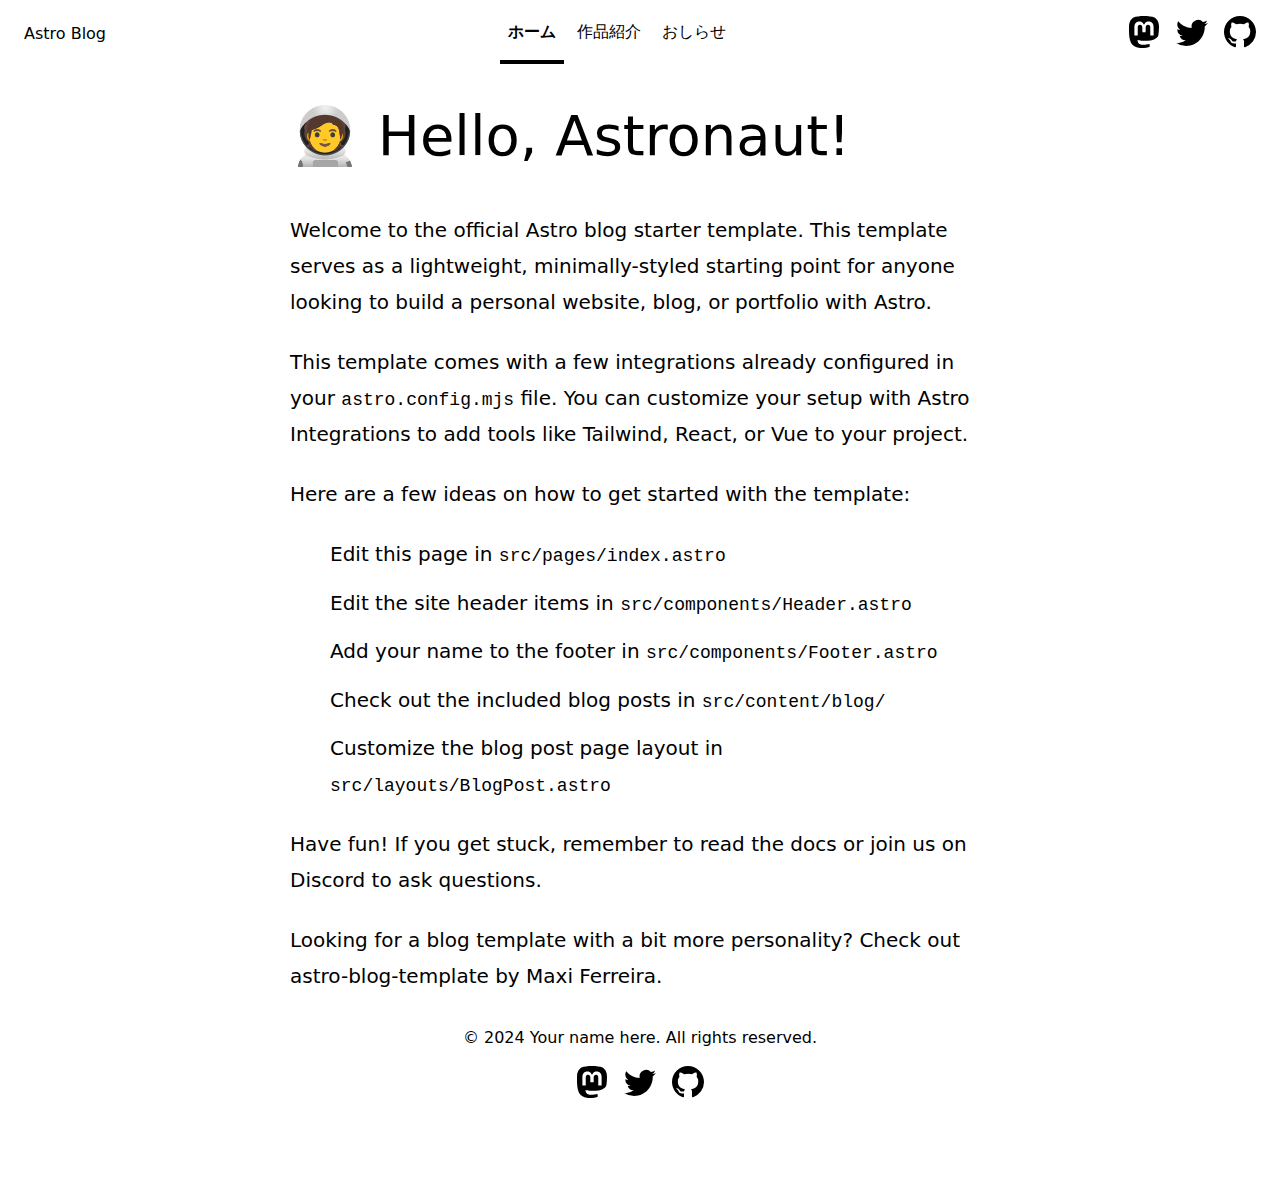
<file: index.html>
<!DOCTYPE html><html lang="ja"> <head><!-- Global Metadata --><meta charset="utf-8"><meta name="viewport" content="width=device-width,initial-scale=1"><link rel="icon" type="image/svg+xml" href="/favicon.svg"><meta name="generator" content="Astro v5.1.1"><!-- Font preloads --><link rel="preload" href="/fonts/atkinson-regular.woff" as="font" type="font/woff" crossorigin><link rel="preload" href="/fonts/atkinson-bold.woff" as="font" type="font/woff" crossorigin><!-- Canonical URL --><link rel="canonical" href="https://swimmy-hachioji.github.io/"><!-- Primary Meta Tags --><title>Astro Blog</title><meta name="title" content="Astro Blog"><meta name="description" content="Welcome to my website!"><!-- Open Graph / Facebook --><meta property="og:type" content="website"><meta property="og:url" content="https://swimmy-hachioji.github.io/"><meta property="og:title" content="Astro Blog"><meta property="og:description" content="Welcome to my website!"><meta property="og:image" content="https://swimmy-hachioji.github.io/blog-placeholder-1.jpg"><!-- Twitter --><meta property="twitter:card" content="summary_large_image"><meta property="twitter:url" content="https://swimmy-hachioji.github.io/"><meta property="twitter:title" content="Astro Blog"><meta property="twitter:description" content="Welcome to my website!"><meta property="twitter:image" content="https://swimmy-hachioji.github.io/blog-placeholder-1.jpg"><link rel="stylesheet" href="/_astro/_slug_.DNLTn33c.css">
<style>html{font-size:14px}@media (min-width: 480px){html{font-size:16px}}body{overflow-wrap:anywhere}a[data-astro-cid-eimmu3lg]{display:inline-block;text-decoration:none}a[data-astro-cid-eimmu3lg].active{font-weight:bolder;text-decoration:underline}header[data-astro-cid-3ef6ksr2]{margin:0;padding:0 1em;background:#fff;box-shadow:0 2px 8px rgba(var(--black),5%)}h2[data-astro-cid-3ef6ksr2]{margin:0;font-size:1em}h2[data-astro-cid-3ef6ksr2] a[data-astro-cid-3ef6ksr2],h2[data-astro-cid-3ef6ksr2] a[data-astro-cid-3ef6ksr2].active{text-decoration:none}nav[data-astro-cid-3ef6ksr2]{display:flex;align-items:center;justify-content:space-between}nav[data-astro-cid-3ef6ksr2] a[data-astro-cid-3ef6ksr2]{padding:1em .5em;color:var(--black);border-bottom:4px solid transparent;text-decoration:none}nav[data-astro-cid-3ef6ksr2] a[data-astro-cid-3ef6ksr2].active{text-decoration:none;border-bottom-color:var(--accent)}.social-links[data-astro-cid-3ef6ksr2],.social-links[data-astro-cid-3ef6ksr2] a[data-astro-cid-3ef6ksr2]{display:flex}@media (max-width: 720px){.social-links[data-astro-cid-3ef6ksr2]{display:none}}footer[data-astro-cid-sz7xmlte]{padding:2em 1em 6em;background:linear-gradient(var(--gray-gradient)) no-repeat;color:rgb(var(--gray));text-align:center}.social-links[data-astro-cid-sz7xmlte]{display:flex;justify-content:center;gap:1em;margin-top:1em}.social-links[data-astro-cid-sz7xmlte] a[data-astro-cid-sz7xmlte]{text-decoration:none;color:rgb(var(--gray))}.social-links[data-astro-cid-sz7xmlte] a[data-astro-cid-sz7xmlte]:hover{color:rgb(var(--gray-dark))}
</style></head> <body> <header data-astro-cid-3ef6ksr2> <nav data-astro-cid-3ef6ksr2> <h2 data-astro-cid-3ef6ksr2><a href="/" data-astro-cid-3ef6ksr2>Astro Blog</a></h2> <div class="internal-links" data-astro-cid-3ef6ksr2> <a href="/" class="active" data-astro-cid-3ef6ksr2="true" data-astro-cid-eimmu3lg> ホーム </a>  <a href="/works" data-astro-cid-3ef6ksr2="true" data-astro-cid-eimmu3lg> 作品紹介 </a>  <a href="/announcements" data-astro-cid-3ef6ksr2="true" data-astro-cid-eimmu3lg> おしらせ </a>  </div> <div class="social-links" data-astro-cid-3ef6ksr2> <a href="https://m.webtoo.ls/@astro" target="_blank" data-astro-cid-3ef6ksr2> <span class="sr-only" data-astro-cid-3ef6ksr2>Follow Astro on Mastodon</span> <svg viewBox="0 0 16 16" aria-hidden="true" width="32" height="32" data-astro-cid-3ef6ksr2><path fill="currentColor" d="M11.19 12.195c2.016-.24 3.77-1.475 3.99-2.603.348-1.778.32-4.339.32-4.339 0-3.47-2.286-4.488-2.286-4.488C12.062.238 10.083.017 8.027 0h-.05C5.92.017 3.942.238 2.79.765c0 0-2.285 1.017-2.285 4.488l-.002.662c-.004.64-.007 1.35.011 2.091.083 3.394.626 6.74 3.78 7.57 1.454.383 2.703.463 3.709.408 1.823-.1 2.847-.647 2.847-.647l-.06-1.317s-1.303.41-2.767.36c-1.45-.05-2.98-.156-3.215-1.928a3.614 3.614 0 0 1-.033-.496s1.424.346 3.228.428c1.103.05 2.137-.064 3.188-.189zm1.613-2.47H11.13v-4.08c0-.859-.364-1.295-1.091-1.295-.804 0-1.207.517-1.207 1.541v2.233H7.168V5.89c0-1.024-.403-1.541-1.207-1.541-.727 0-1.091.436-1.091 1.296v4.079H3.197V5.522c0-.859.22-1.541.66-2.046.456-.505 1.052-.764 1.793-.764.856 0 1.504.328 1.933.983L8 4.39l.417-.695c.429-.655 1.077-.983 1.934-.983.74 0 1.336.259 1.791.764.442.505.661 1.187.661 2.046v4.203z" data-astro-cid-3ef6ksr2></path></svg> </a> <a href="https://twitter.com/astrodotbuild" target="_blank" data-astro-cid-3ef6ksr2> <span class="sr-only" data-astro-cid-3ef6ksr2>Follow Astro on Twitter</span> <svg viewBox="0 0 16 16" aria-hidden="true" width="32" height="32" data-astro-cid-3ef6ksr2><path fill="currentColor" d="M5.026 15c6.038 0 9.341-5.003 9.341-9.334 0-.14 0-.282-.006-.422A6.685 6.685 0 0 0 16 3.542a6.658 6.658 0 0 1-1.889.518 3.301 3.301 0 0 0 1.447-1.817 6.533 6.533 0 0 1-2.087.793A3.286 3.286 0 0 0 7.875 6.03a9.325 9.325 0 0 1-6.767-3.429 3.289 3.289 0 0 0 1.018 4.382A3.323 3.323 0 0 1 .64 6.575v.045a3.288 3.288 0 0 0 2.632 3.218 3.203 3.203 0 0 1-.865.115 3.23 3.23 0 0 1-.614-.057 3.283 3.283 0 0 0 3.067 2.277A6.588 6.588 0 0 1 .78 13.58a6.32 6.32 0 0 1-.78-.045A9.344 9.344 0 0 0 5.026 15z" data-astro-cid-3ef6ksr2></path></svg> </a> <a href="https://github.com/withastro/astro" target="_blank" data-astro-cid-3ef6ksr2> <span class="sr-only" data-astro-cid-3ef6ksr2>Go to Astro's GitHub repo</span> <svg viewBox="0 0 16 16" aria-hidden="true" width="32" height="32" data-astro-cid-3ef6ksr2><path fill="currentColor" d="M8 0C3.58 0 0 3.58 0 8c0 3.54 2.29 6.53 5.47 7.59.4.07.55-.17.55-.38 0-.19-.01-.82-.01-1.49-2.01.37-2.53-.49-2.69-.94-.09-.23-.48-.94-.82-1.13-.28-.15-.68-.52-.01-.53.63-.01 1.08.58 1.23.82.72 1.21 1.87.87 2.33.66.07-.52.28-.87.51-1.07-1.78-.2-3.64-.89-3.64-3.95 0-.87.31-1.59.82-2.15-.08-.2-.36-1.02.08-2.12 0 0 .67-.21 2.2.82.64-.18 1.32-.27 2-.27.68 0 1.36.09 2 .27 1.53-1.04 2.2-.82 2.2-.82.44 1.1.16 1.92.08 2.12.51.56.82 1.27.82 2.15 0 3.07-1.87 3.75-3.65 3.95.29.25.54.73.54 1.48 0 1.07-.01 1.93-.01 2.2 0 .21.15.46.55.38A8.012 8.012 0 0 0 16 8c0-4.42-3.58-8-8-8z" data-astro-cid-3ef6ksr2></path></svg> </a> </div> </nav> </header>  <main>  <div class="prose-sm md:prose-lg lg:prose-xl w-11/12 max-w-[700px] mx-auto mt-10"> <h1>🧑‍🚀 Hello, Astronaut!</h1> <p>
Welcome to the official <a href="https://astro.build/">Astro</a> blog starter template. This
			template serves as a lightweight, minimally-styled starting point for anyone looking to build
			a personal website, blog, or portfolio with Astro.
</p> <p>
This template comes with a few integrations already configured in your
<code>astro.config.mjs</code> file. You can customize your setup with
<a href="https://astro.build/integrations">Astro Integrations</a> to add tools like Tailwind,
			React, or Vue to your project.
</p> <p>Here are a few ideas on how to get started with the template:</p> <ul> <li>Edit this page in <code>src/pages/index.astro</code></li> <li>Edit the site header items in <code>src/components/Header.astro</code></li> <li>Add your name to the footer in <code>src/components/Footer.astro</code></li> <li>Check out the included blog posts in <code>src/content/blog/</code></li> <li>Customize the blog post page layout in <code>src/layouts/BlogPost.astro</code></li> </ul> <p>
Have fun! If you get stuck, remember to <a href="https://docs.astro.build/">read the docs
</a> or <a href="https://astro.build/chat">join us on Discord</a> to ask questions.
</p> <p>
Looking for a blog template with a bit more personality? Check out <a href="https://github.com/Charca/astro-blog-template">astro-blog-template
</a> by <a href="https://twitter.com/Charca">Maxi Ferreira</a>.
</p> </div>  </main> <footer data-astro-cid-sz7xmlte>
&copy; 2024 Your name here. All rights reserved.
<div class="social-links" data-astro-cid-sz7xmlte> <a href="https://m.webtoo.ls/@astro" target="_blank" data-astro-cid-sz7xmlte> <span class="sr-only" data-astro-cid-sz7xmlte>Follow Astro on Mastodon</span> <svg viewBox="0 0 16 16" aria-hidden="true" width="32" height="32" astro-icon="social/mastodon" data-astro-cid-sz7xmlte><path fill="currentColor" d="M11.19 12.195c2.016-.24 3.77-1.475 3.99-2.603.348-1.778.32-4.339.32-4.339 0-3.47-2.286-4.488-2.286-4.488C12.062.238 10.083.017 8.027 0h-.05C5.92.017 3.942.238 2.79.765c0 0-2.285 1.017-2.285 4.488l-.002.662c-.004.64-.007 1.35.011 2.091.083 3.394.626 6.74 3.78 7.57 1.454.383 2.703.463 3.709.408 1.823-.1 2.847-.647 2.847-.647l-.06-1.317s-1.303.41-2.767.36c-1.45-.05-2.98-.156-3.215-1.928a3.614 3.614 0 0 1-.033-.496s1.424.346 3.228.428c1.103.05 2.137-.064 3.188-.189zm1.613-2.47H11.13v-4.08c0-.859-.364-1.295-1.091-1.295-.804 0-1.207.517-1.207 1.541v2.233H7.168V5.89c0-1.024-.403-1.541-1.207-1.541-.727 0-1.091.436-1.091 1.296v4.079H3.197V5.522c0-.859.22-1.541.66-2.046.456-.505 1.052-.764 1.793-.764.856 0 1.504.328 1.933.983L8 4.39l.417-.695c.429-.655 1.077-.983 1.934-.983.74 0 1.336.259 1.791.764.442.505.661 1.187.661 2.046v4.203z" data-astro-cid-sz7xmlte></path></svg> </a> <a href="https://twitter.com/astrodotbuild" target="_blank" data-astro-cid-sz7xmlte> <span class="sr-only" data-astro-cid-sz7xmlte>Follow Astro on Twitter</span> <svg viewBox="0 0 16 16" aria-hidden="true" width="32" height="32" astro-icon="social/twitter" data-astro-cid-sz7xmlte><path fill="currentColor" d="M5.026 15c6.038 0 9.341-5.003 9.341-9.334 0-.14 0-.282-.006-.422A6.685 6.685 0 0 0 16 3.542a6.658 6.658 0 0 1-1.889.518 3.301 3.301 0 0 0 1.447-1.817 6.533 6.533 0 0 1-2.087.793A3.286 3.286 0 0 0 7.875 6.03a9.325 9.325 0 0 1-6.767-3.429 3.289 3.289 0 0 0 1.018 4.382A3.323 3.323 0 0 1 .64 6.575v.045a3.288 3.288 0 0 0 2.632 3.218 3.203 3.203 0 0 1-.865.115 3.23 3.23 0 0 1-.614-.057 3.283 3.283 0 0 0 3.067 2.277A6.588 6.588 0 0 1 .78 13.58a6.32 6.32 0 0 1-.78-.045A9.344 9.344 0 0 0 5.026 15z" data-astro-cid-sz7xmlte></path></svg> </a> <a href="https://github.com/withastro/astro" target="_blank" data-astro-cid-sz7xmlte> <span class="sr-only" data-astro-cid-sz7xmlte>Go to Astro's GitHub repo</span> <svg viewBox="0 0 16 16" aria-hidden="true" width="32" height="32" astro-icon="social/github" data-astro-cid-sz7xmlte><path fill="currentColor" d="M8 0C3.58 0 0 3.58 0 8c0 3.54 2.29 6.53 5.47 7.59.4.07.55-.17.55-.38 0-.19-.01-.82-.01-1.49-2.01.37-2.53-.49-2.69-.94-.09-.23-.48-.94-.82-1.13-.28-.15-.68-.52-.01-.53.63-.01 1.08.58 1.23.82.72 1.21 1.87.87 2.33.66.07-.52.28-.87.51-1.07-1.78-.2-3.64-.89-3.64-3.95 0-.87.31-1.59.82-2.15-.08-.2-.36-1.02.08-2.12 0 0 .67-.21 2.2.82.64-.18 1.32-.27 2-.27.68 0 1.36.09 2 .27 1.53-1.04 2.2-.82 2.2-.82.44 1.1.16 1.92.08 2.12.51.56.82 1.27.82 2.15 0 3.07-1.87 3.75-3.65 3.95.29.25.54.73.54 1.48 0 1.07-.01 1.93-.01 2.2 0 .21.15.46.55.38A8.012 8.012 0 0 0 16 8c0-4.42-3.58-8-8-8z" data-astro-cid-sz7xmlte></path></svg> </a> </div> </footer>  </body></html>
</file>
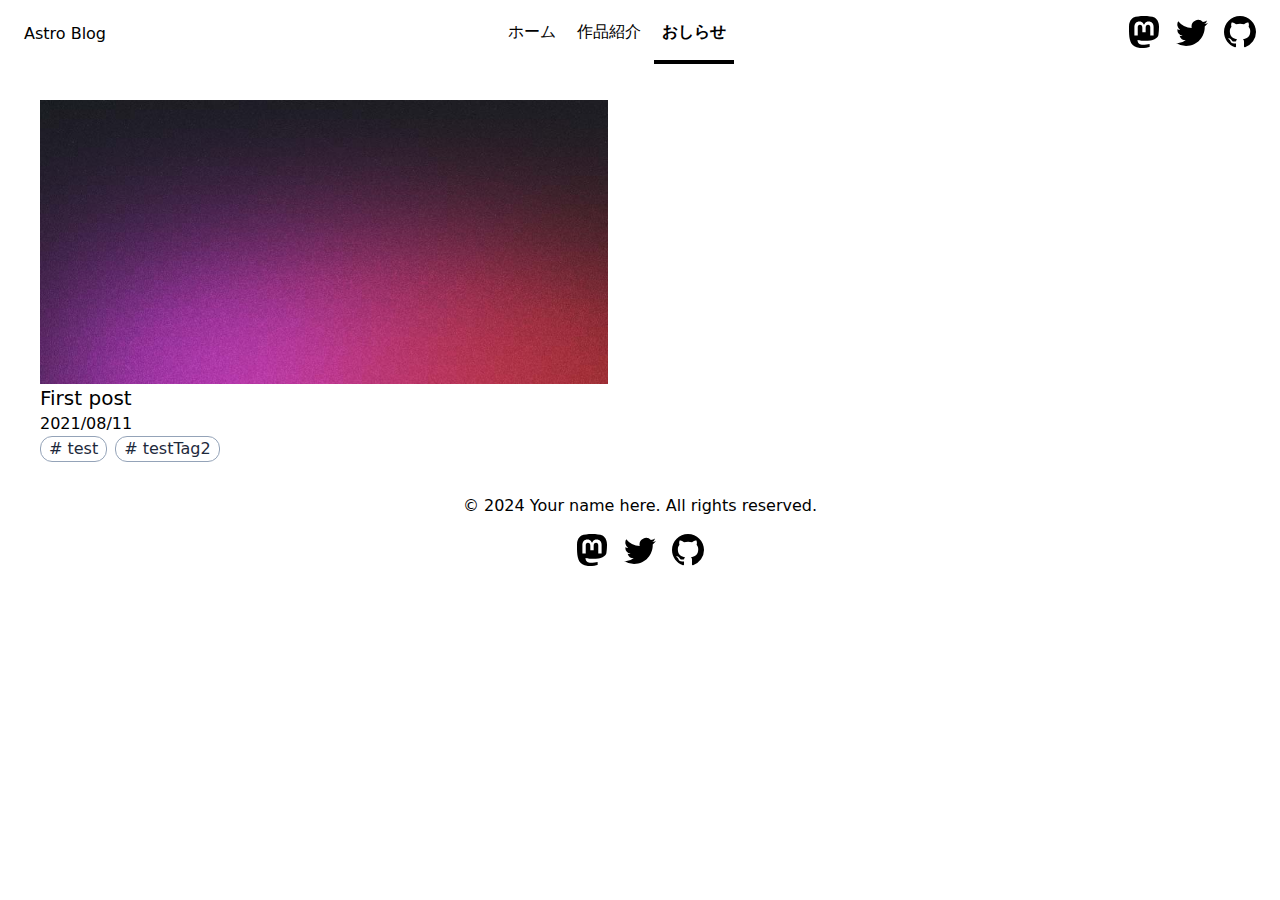
<file: announcements/index.html>
<!DOCTYPE html><html lang="ja"> <head><!-- Global Metadata --><meta charset="utf-8"><meta name="viewport" content="width=device-width,initial-scale=1"><link rel="icon" type="image/svg+xml" href="/favicon.svg"><meta name="generator" content="Astro v5.1.1"><!-- Font preloads --><link rel="preload" href="/fonts/atkinson-regular.woff" as="font" type="font/woff" crossorigin><link rel="preload" href="/fonts/atkinson-bold.woff" as="font" type="font/woff" crossorigin><!-- Canonical URL --><link rel="canonical" href="https://swimmy-hachioji.github.io/announcements/"><!-- Primary Meta Tags --><title>おしらせ</title><meta name="title" content="おしらせ"><meta name="description" content="プログラミングスクール、Swimmy八王子校のお知らせです。"><!-- Open Graph / Facebook --><meta property="og:type" content="website"><meta property="og:url" content="https://swimmy-hachioji.github.io/announcements/"><meta property="og:title" content="おしらせ"><meta property="og:description" content="プログラミングスクール、Swimmy八王子校のお知らせです。"><meta property="og:image" content="https://swimmy-hachioji.github.io/blog-placeholder-1.jpg"><!-- Twitter --><meta property="twitter:card" content="summary_large_image"><meta property="twitter:url" content="https://swimmy-hachioji.github.io/announcements/"><meta property="twitter:title" content="おしらせ"><meta property="twitter:description" content="プログラミングスクール、Swimmy八王子校のお知らせです。"><meta property="twitter:image" content="https://swimmy-hachioji.github.io/blog-placeholder-1.jpg"><link rel="stylesheet" href="/_astro/_slug_.DNLTn33c.css">
<style>html{font-size:14px}@media (min-width: 480px){html{font-size:16px}}body{overflow-wrap:anywhere}a[data-astro-cid-eimmu3lg]{display:inline-block;text-decoration:none}a[data-astro-cid-eimmu3lg].active{font-weight:bolder;text-decoration:underline}header[data-astro-cid-3ef6ksr2]{margin:0;padding:0 1em;background:#fff;box-shadow:0 2px 8px rgba(var(--black),5%)}h2[data-astro-cid-3ef6ksr2]{margin:0;font-size:1em}h2[data-astro-cid-3ef6ksr2] a[data-astro-cid-3ef6ksr2],h2[data-astro-cid-3ef6ksr2] a[data-astro-cid-3ef6ksr2].active{text-decoration:none}nav[data-astro-cid-3ef6ksr2]{display:flex;align-items:center;justify-content:space-between}nav[data-astro-cid-3ef6ksr2] a[data-astro-cid-3ef6ksr2]{padding:1em .5em;color:var(--black);border-bottom:4px solid transparent;text-decoration:none}nav[data-astro-cid-3ef6ksr2] a[data-astro-cid-3ef6ksr2].active{text-decoration:none;border-bottom-color:var(--accent)}.social-links[data-astro-cid-3ef6ksr2],.social-links[data-astro-cid-3ef6ksr2] a[data-astro-cid-3ef6ksr2]{display:flex}@media (max-width: 720px){.social-links[data-astro-cid-3ef6ksr2]{display:none}}footer[data-astro-cid-sz7xmlte]{padding:2em 1em 6em;background:linear-gradient(var(--gray-gradient)) no-repeat;color:rgb(var(--gray));text-align:center}.social-links[data-astro-cid-sz7xmlte]{display:flex;justify-content:center;gap:1em;margin-top:1em}.social-links[data-astro-cid-sz7xmlte] a[data-astro-cid-sz7xmlte]{text-decoration:none;color:rgb(var(--gray))}.social-links[data-astro-cid-sz7xmlte] a[data-astro-cid-sz7xmlte]:hover{color:rgb(var(--gray-dark))}
[data-astro-image]{width:100%;height:auto;-o-object-fit:var(--fit);object-fit:var(--fit);-o-object-position:var(--pos);object-position:var(--pos);aspect-ratio:var(--w) / var(--h)}[data-astro-image=responsive]{max-width:calc(var(--w) * 1px);max-height:calc(var(--h) * 1px)}[data-astro-image=fixed]{width:calc(var(--w) * 1px);height:calc(var(--h) * 1px)}
</style></head> <body> <header data-astro-cid-3ef6ksr2> <nav data-astro-cid-3ef6ksr2> <h2 data-astro-cid-3ef6ksr2><a href="/" data-astro-cid-3ef6ksr2>Astro Blog</a></h2> <div class="internal-links" data-astro-cid-3ef6ksr2> <a href="/" data-astro-cid-3ef6ksr2="true" data-astro-cid-eimmu3lg> ホーム </a>  <a href="/works" data-astro-cid-3ef6ksr2="true" data-astro-cid-eimmu3lg> 作品紹介 </a>  <a href="/announcements" class="active" data-astro-cid-3ef6ksr2="true" data-astro-cid-eimmu3lg> おしらせ </a>  </div> <div class="social-links" data-astro-cid-3ef6ksr2> <a href="https://m.webtoo.ls/@astro" target="_blank" data-astro-cid-3ef6ksr2> <span class="sr-only" data-astro-cid-3ef6ksr2>Follow Astro on Mastodon</span> <svg viewBox="0 0 16 16" aria-hidden="true" width="32" height="32" data-astro-cid-3ef6ksr2><path fill="currentColor" d="M11.19 12.195c2.016-.24 3.77-1.475 3.99-2.603.348-1.778.32-4.339.32-4.339 0-3.47-2.286-4.488-2.286-4.488C12.062.238 10.083.017 8.027 0h-.05C5.92.017 3.942.238 2.79.765c0 0-2.285 1.017-2.285 4.488l-.002.662c-.004.64-.007 1.35.011 2.091.083 3.394.626 6.74 3.78 7.57 1.454.383 2.703.463 3.709.408 1.823-.1 2.847-.647 2.847-.647l-.06-1.317s-1.303.41-2.767.36c-1.45-.05-2.98-.156-3.215-1.928a3.614 3.614 0 0 1-.033-.496s1.424.346 3.228.428c1.103.05 2.137-.064 3.188-.189zm1.613-2.47H11.13v-4.08c0-.859-.364-1.295-1.091-1.295-.804 0-1.207.517-1.207 1.541v2.233H7.168V5.89c0-1.024-.403-1.541-1.207-1.541-.727 0-1.091.436-1.091 1.296v4.079H3.197V5.522c0-.859.22-1.541.66-2.046.456-.505 1.052-.764 1.793-.764.856 0 1.504.328 1.933.983L8 4.39l.417-.695c.429-.655 1.077-.983 1.934-.983.74 0 1.336.259 1.791.764.442.505.661 1.187.661 2.046v4.203z" data-astro-cid-3ef6ksr2></path></svg> </a> <a href="https://twitter.com/astrodotbuild" target="_blank" data-astro-cid-3ef6ksr2> <span class="sr-only" data-astro-cid-3ef6ksr2>Follow Astro on Twitter</span> <svg viewBox="0 0 16 16" aria-hidden="true" width="32" height="32" data-astro-cid-3ef6ksr2><path fill="currentColor" d="M5.026 15c6.038 0 9.341-5.003 9.341-9.334 0-.14 0-.282-.006-.422A6.685 6.685 0 0 0 16 3.542a6.658 6.658 0 0 1-1.889.518 3.301 3.301 0 0 0 1.447-1.817 6.533 6.533 0 0 1-2.087.793A3.286 3.286 0 0 0 7.875 6.03a9.325 9.325 0 0 1-6.767-3.429 3.289 3.289 0 0 0 1.018 4.382A3.323 3.323 0 0 1 .64 6.575v.045a3.288 3.288 0 0 0 2.632 3.218 3.203 3.203 0 0 1-.865.115 3.23 3.23 0 0 1-.614-.057 3.283 3.283 0 0 0 3.067 2.277A6.588 6.588 0 0 1 .78 13.58a6.32 6.32 0 0 1-.78-.045A9.344 9.344 0 0 0 5.026 15z" data-astro-cid-3ef6ksr2></path></svg> </a> <a href="https://github.com/withastro/astro" target="_blank" data-astro-cid-3ef6ksr2> <span class="sr-only" data-astro-cid-3ef6ksr2>Go to Astro's GitHub repo</span> <svg viewBox="0 0 16 16" aria-hidden="true" width="32" height="32" data-astro-cid-3ef6ksr2><path fill="currentColor" d="M8 0C3.58 0 0 3.58 0 8c0 3.54 2.29 6.53 5.47 7.59.4.07.55-.17.55-.38 0-.19-.01-.82-.01-1.49-2.01.37-2.53-.49-2.69-.94-.09-.23-.48-.94-.82-1.13-.28-.15-.68-.52-.01-.53.63-.01 1.08.58 1.23.82.72 1.21 1.87.87 2.33.66.07-.52.28-.87.51-1.07-1.78-.2-3.64-.89-3.64-3.95 0-.87.31-1.59.82-2.15-.08-.2-.36-1.02.08-2.12 0 0 .67-.21 2.2.82.64-.18 1.32-.27 2-.27.68 0 1.36.09 2 .27 1.53-1.04 2.2-.82 2.2-.82.44 1.1.16 1.92.08 2.12.51.56.82 1.27.82 2.15 0 3.07-1.87 3.75-3.65 3.95.29.25.54.73.54 1.48 0 1.07-.01 1.93-.01 2.2 0 .21.15.46.55.38A8.012 8.012 0 0 0 16 8c0-4.42-3.58-8-8-8z" data-astro-cid-3ef6ksr2></path></svg> </a> </div> </nav> </header>  <main>  <section class="mx-4 md:mx-10"> <section class="mt-8"> <ul class="grid grid-cols-2 gap-4 md:gap-16 mx-auto"> <li class="w-full flex flex-col items-center"> <div class="flex flex-col items-center"> <a href="/announcements/test-announcements/"> <img class="w-full object-cover" src="/blog-placeholder-3.jpg" alt=""> <h4 class="text-base md:text-xl">First post</h4> </a> <p class="w-full text-start text-sm md:text-base"> <time datetime="2021-08-11T00:00:00.000Z"> 2021/08/11 </time> </p> <div class="w-full flex items-start gap-2 flex-wrap"> <a class="px-1 md:px-2 text-xs text-slate-800 md:text-base border border-slate-400 rounded-xl hover:bg-slate-200 whitespace-nowrap" href="/tags/test"># test</a><a class="px-1 md:px-2 text-xs text-slate-800 md:text-base border border-slate-400 rounded-xl hover:bg-slate-200 whitespace-nowrap" href="/tags/testTag2"># testTag2</a> </div> </div> </li> </ul> </section> </section>  </main> <footer data-astro-cid-sz7xmlte>
&copy; 2024 Your name here. All rights reserved.
<div class="social-links" data-astro-cid-sz7xmlte> <a href="https://m.webtoo.ls/@astro" target="_blank" data-astro-cid-sz7xmlte> <span class="sr-only" data-astro-cid-sz7xmlte>Follow Astro on Mastodon</span> <svg viewBox="0 0 16 16" aria-hidden="true" width="32" height="32" astro-icon="social/mastodon" data-astro-cid-sz7xmlte><path fill="currentColor" d="M11.19 12.195c2.016-.24 3.77-1.475 3.99-2.603.348-1.778.32-4.339.32-4.339 0-3.47-2.286-4.488-2.286-4.488C12.062.238 10.083.017 8.027 0h-.05C5.92.017 3.942.238 2.79.765c0 0-2.285 1.017-2.285 4.488l-.002.662c-.004.64-.007 1.35.011 2.091.083 3.394.626 6.74 3.78 7.57 1.454.383 2.703.463 3.709.408 1.823-.1 2.847-.647 2.847-.647l-.06-1.317s-1.303.41-2.767.36c-1.45-.05-2.98-.156-3.215-1.928a3.614 3.614 0 0 1-.033-.496s1.424.346 3.228.428c1.103.05 2.137-.064 3.188-.189zm1.613-2.47H11.13v-4.08c0-.859-.364-1.295-1.091-1.295-.804 0-1.207.517-1.207 1.541v2.233H7.168V5.89c0-1.024-.403-1.541-1.207-1.541-.727 0-1.091.436-1.091 1.296v4.079H3.197V5.522c0-.859.22-1.541.66-2.046.456-.505 1.052-.764 1.793-.764.856 0 1.504.328 1.933.983L8 4.39l.417-.695c.429-.655 1.077-.983 1.934-.983.74 0 1.336.259 1.791.764.442.505.661 1.187.661 2.046v4.203z" data-astro-cid-sz7xmlte></path></svg> </a> <a href="https://twitter.com/astrodotbuild" target="_blank" data-astro-cid-sz7xmlte> <span class="sr-only" data-astro-cid-sz7xmlte>Follow Astro on Twitter</span> <svg viewBox="0 0 16 16" aria-hidden="true" width="32" height="32" astro-icon="social/twitter" data-astro-cid-sz7xmlte><path fill="currentColor" d="M5.026 15c6.038 0 9.341-5.003 9.341-9.334 0-.14 0-.282-.006-.422A6.685 6.685 0 0 0 16 3.542a6.658 6.658 0 0 1-1.889.518 3.301 3.301 0 0 0 1.447-1.817 6.533 6.533 0 0 1-2.087.793A3.286 3.286 0 0 0 7.875 6.03a9.325 9.325 0 0 1-6.767-3.429 3.289 3.289 0 0 0 1.018 4.382A3.323 3.323 0 0 1 .64 6.575v.045a3.288 3.288 0 0 0 2.632 3.218 3.203 3.203 0 0 1-.865.115 3.23 3.23 0 0 1-.614-.057 3.283 3.283 0 0 0 3.067 2.277A6.588 6.588 0 0 1 .78 13.58a6.32 6.32 0 0 1-.78-.045A9.344 9.344 0 0 0 5.026 15z" data-astro-cid-sz7xmlte></path></svg> </a> <a href="https://github.com/withastro/astro" target="_blank" data-astro-cid-sz7xmlte> <span class="sr-only" data-astro-cid-sz7xmlte>Go to Astro's GitHub repo</span> <svg viewBox="0 0 16 16" aria-hidden="true" width="32" height="32" astro-icon="social/github" data-astro-cid-sz7xmlte><path fill="currentColor" d="M8 0C3.58 0 0 3.58 0 8c0 3.54 2.29 6.53 5.47 7.59.4.07.55-.17.55-.38 0-.19-.01-.82-.01-1.49-2.01.37-2.53-.49-2.69-.94-.09-.23-.48-.94-.82-1.13-.28-.15-.68-.52-.01-.53.63-.01 1.08.58 1.23.82.72 1.21 1.87.87 2.33.66.07-.52.28-.87.51-1.07-1.78-.2-3.64-.89-3.64-3.95 0-.87.31-1.59.82-2.15-.08-.2-.36-1.02.08-2.12 0 0 .67-.21 2.2.82.64-.18 1.32-.27 2-.27.68 0 1.36.09 2 .27 1.53-1.04 2.2-.82 2.2-.82.44 1.1.16 1.92.08 2.12.51.56.82 1.27.82 2.15 0 3.07-1.87 3.75-3.65 3.95.29.25.54.73.54 1.48 0 1.07-.01 1.93-.01 2.2 0 .21.15.46.55.38A8.012 8.012 0 0 0 16 8c0-4.42-3.58-8-8-8z" data-astro-cid-sz7xmlte></path></svg> </a> </div> </footer>  </body></html>
</file>
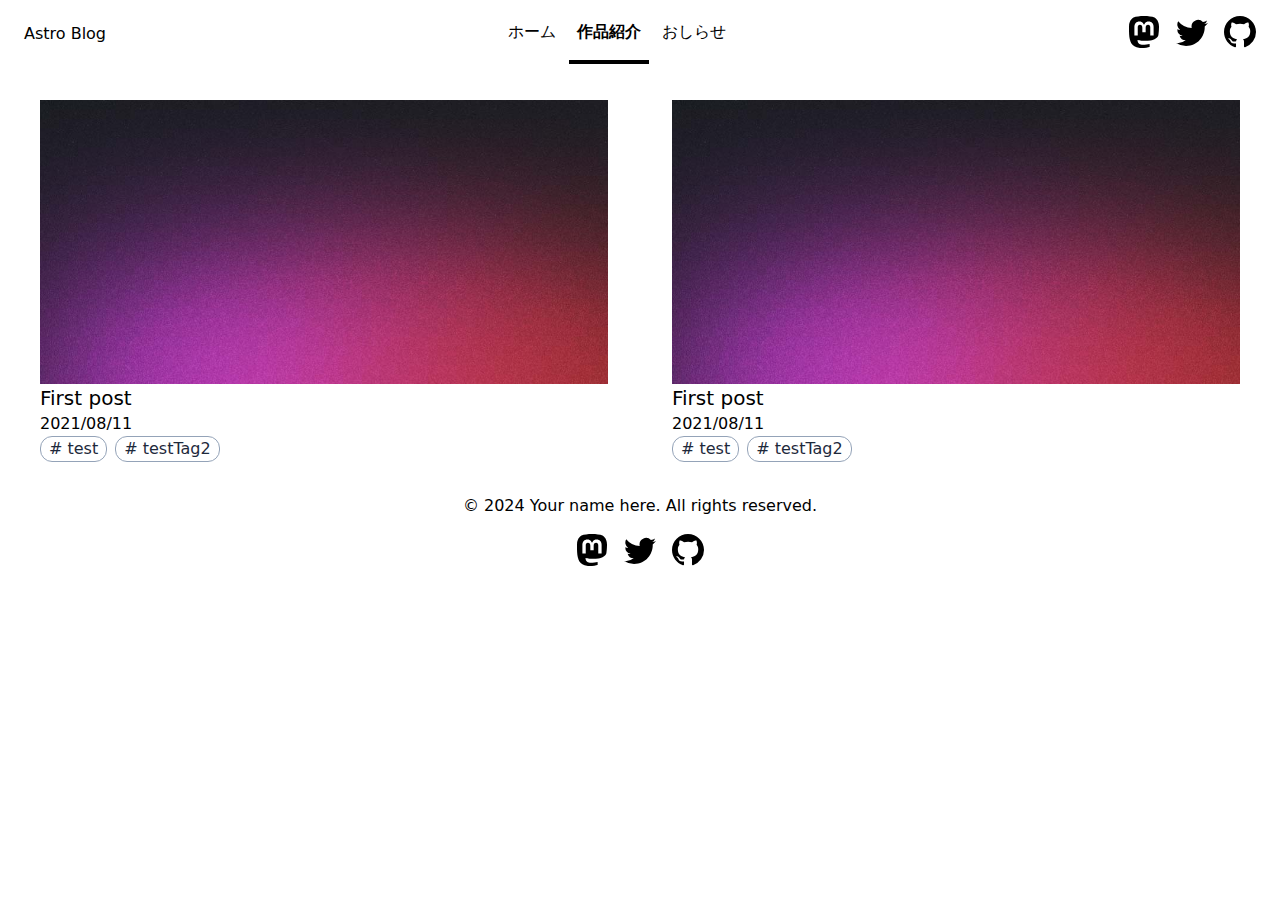
<file: works/index.html>
<!DOCTYPE html><html lang="ja"> <head><!-- Global Metadata --><meta charset="utf-8"><meta name="viewport" content="width=device-width,initial-scale=1"><link rel="icon" type="image/svg+xml" href="/favicon.svg"><meta name="generator" content="Astro v5.1.1"><!-- Font preloads --><link rel="preload" href="/fonts/atkinson-regular.woff" as="font" type="font/woff" crossorigin><link rel="preload" href="/fonts/atkinson-bold.woff" as="font" type="font/woff" crossorigin><!-- Canonical URL --><link rel="canonical" href="https://swimmy-hachioji.github.io/works/"><!-- Primary Meta Tags --><title>作品紹介</title><meta name="title" content="作品紹介"><meta name="description" content="プログラミングスクール、Swimmy八王子校の生徒が作成したプログラミング作品を紹介します。"><!-- Open Graph / Facebook --><meta property="og:type" content="website"><meta property="og:url" content="https://swimmy-hachioji.github.io/works/"><meta property="og:title" content="作品紹介"><meta property="og:description" content="プログラミングスクール、Swimmy八王子校の生徒が作成したプログラミング作品を紹介します。"><meta property="og:image" content="https://swimmy-hachioji.github.io/blog-placeholder-1.jpg"><!-- Twitter --><meta property="twitter:card" content="summary_large_image"><meta property="twitter:url" content="https://swimmy-hachioji.github.io/works/"><meta property="twitter:title" content="作品紹介"><meta property="twitter:description" content="プログラミングスクール、Swimmy八王子校の生徒が作成したプログラミング作品を紹介します。"><meta property="twitter:image" content="https://swimmy-hachioji.github.io/blog-placeholder-1.jpg"><link rel="stylesheet" href="/_astro/_slug_.DNLTn33c.css">
<style>html{font-size:14px}@media (min-width: 480px){html{font-size:16px}}body{overflow-wrap:anywhere}a[data-astro-cid-eimmu3lg]{display:inline-block;text-decoration:none}a[data-astro-cid-eimmu3lg].active{font-weight:bolder;text-decoration:underline}header[data-astro-cid-3ef6ksr2]{margin:0;padding:0 1em;background:#fff;box-shadow:0 2px 8px rgba(var(--black),5%)}h2[data-astro-cid-3ef6ksr2]{margin:0;font-size:1em}h2[data-astro-cid-3ef6ksr2] a[data-astro-cid-3ef6ksr2],h2[data-astro-cid-3ef6ksr2] a[data-astro-cid-3ef6ksr2].active{text-decoration:none}nav[data-astro-cid-3ef6ksr2]{display:flex;align-items:center;justify-content:space-between}nav[data-astro-cid-3ef6ksr2] a[data-astro-cid-3ef6ksr2]{padding:1em .5em;color:var(--black);border-bottom:4px solid transparent;text-decoration:none}nav[data-astro-cid-3ef6ksr2] a[data-astro-cid-3ef6ksr2].active{text-decoration:none;border-bottom-color:var(--accent)}.social-links[data-astro-cid-3ef6ksr2],.social-links[data-astro-cid-3ef6ksr2] a[data-astro-cid-3ef6ksr2]{display:flex}@media (max-width: 720px){.social-links[data-astro-cid-3ef6ksr2]{display:none}}footer[data-astro-cid-sz7xmlte]{padding:2em 1em 6em;background:linear-gradient(var(--gray-gradient)) no-repeat;color:rgb(var(--gray));text-align:center}.social-links[data-astro-cid-sz7xmlte]{display:flex;justify-content:center;gap:1em;margin-top:1em}.social-links[data-astro-cid-sz7xmlte] a[data-astro-cid-sz7xmlte]{text-decoration:none;color:rgb(var(--gray))}.social-links[data-astro-cid-sz7xmlte] a[data-astro-cid-sz7xmlte]:hover{color:rgb(var(--gray-dark))}
[data-astro-image]{width:100%;height:auto;-o-object-fit:var(--fit);object-fit:var(--fit);-o-object-position:var(--pos);object-position:var(--pos);aspect-ratio:var(--w) / var(--h)}[data-astro-image=responsive]{max-width:calc(var(--w) * 1px);max-height:calc(var(--h) * 1px)}[data-astro-image=fixed]{width:calc(var(--w) * 1px);height:calc(var(--h) * 1px)}
</style></head> <body> <header data-astro-cid-3ef6ksr2> <nav data-astro-cid-3ef6ksr2> <h2 data-astro-cid-3ef6ksr2><a href="/" data-astro-cid-3ef6ksr2>Astro Blog</a></h2> <div class="internal-links" data-astro-cid-3ef6ksr2> <a href="/" data-astro-cid-3ef6ksr2="true" data-astro-cid-eimmu3lg> ホーム </a>  <a href="/works" class="active" data-astro-cid-3ef6ksr2="true" data-astro-cid-eimmu3lg> 作品紹介 </a>  <a href="/announcements" data-astro-cid-3ef6ksr2="true" data-astro-cid-eimmu3lg> おしらせ </a>  </div> <div class="social-links" data-astro-cid-3ef6ksr2> <a href="https://m.webtoo.ls/@astro" target="_blank" data-astro-cid-3ef6ksr2> <span class="sr-only" data-astro-cid-3ef6ksr2>Follow Astro on Mastodon</span> <svg viewBox="0 0 16 16" aria-hidden="true" width="32" height="32" data-astro-cid-3ef6ksr2><path fill="currentColor" d="M11.19 12.195c2.016-.24 3.77-1.475 3.99-2.603.348-1.778.32-4.339.32-4.339 0-3.47-2.286-4.488-2.286-4.488C12.062.238 10.083.017 8.027 0h-.05C5.92.017 3.942.238 2.79.765c0 0-2.285 1.017-2.285 4.488l-.002.662c-.004.64-.007 1.35.011 2.091.083 3.394.626 6.74 3.78 7.57 1.454.383 2.703.463 3.709.408 1.823-.1 2.847-.647 2.847-.647l-.06-1.317s-1.303.41-2.767.36c-1.45-.05-2.98-.156-3.215-1.928a3.614 3.614 0 0 1-.033-.496s1.424.346 3.228.428c1.103.05 2.137-.064 3.188-.189zm1.613-2.47H11.13v-4.08c0-.859-.364-1.295-1.091-1.295-.804 0-1.207.517-1.207 1.541v2.233H7.168V5.89c0-1.024-.403-1.541-1.207-1.541-.727 0-1.091.436-1.091 1.296v4.079H3.197V5.522c0-.859.22-1.541.66-2.046.456-.505 1.052-.764 1.793-.764.856 0 1.504.328 1.933.983L8 4.39l.417-.695c.429-.655 1.077-.983 1.934-.983.74 0 1.336.259 1.791.764.442.505.661 1.187.661 2.046v4.203z" data-astro-cid-3ef6ksr2></path></svg> </a> <a href="https://twitter.com/astrodotbuild" target="_blank" data-astro-cid-3ef6ksr2> <span class="sr-only" data-astro-cid-3ef6ksr2>Follow Astro on Twitter</span> <svg viewBox="0 0 16 16" aria-hidden="true" width="32" height="32" data-astro-cid-3ef6ksr2><path fill="currentColor" d="M5.026 15c6.038 0 9.341-5.003 9.341-9.334 0-.14 0-.282-.006-.422A6.685 6.685 0 0 0 16 3.542a6.658 6.658 0 0 1-1.889.518 3.301 3.301 0 0 0 1.447-1.817 6.533 6.533 0 0 1-2.087.793A3.286 3.286 0 0 0 7.875 6.03a9.325 9.325 0 0 1-6.767-3.429 3.289 3.289 0 0 0 1.018 4.382A3.323 3.323 0 0 1 .64 6.575v.045a3.288 3.288 0 0 0 2.632 3.218 3.203 3.203 0 0 1-.865.115 3.23 3.23 0 0 1-.614-.057 3.283 3.283 0 0 0 3.067 2.277A6.588 6.588 0 0 1 .78 13.58a6.32 6.32 0 0 1-.78-.045A9.344 9.344 0 0 0 5.026 15z" data-astro-cid-3ef6ksr2></path></svg> </a> <a href="https://github.com/withastro/astro" target="_blank" data-astro-cid-3ef6ksr2> <span class="sr-only" data-astro-cid-3ef6ksr2>Go to Astro's GitHub repo</span> <svg viewBox="0 0 16 16" aria-hidden="true" width="32" height="32" data-astro-cid-3ef6ksr2><path fill="currentColor" d="M8 0C3.58 0 0 3.58 0 8c0 3.54 2.29 6.53 5.47 7.59.4.07.55-.17.55-.38 0-.19-.01-.82-.01-1.49-2.01.37-2.53-.49-2.69-.94-.09-.23-.48-.94-.82-1.13-.28-.15-.68-.52-.01-.53.63-.01 1.08.58 1.23.82.72 1.21 1.87.87 2.33.66.07-.52.28-.87.51-1.07-1.78-.2-3.64-.89-3.64-3.95 0-.87.31-1.59.82-2.15-.08-.2-.36-1.02.08-2.12 0 0 .67-.21 2.2.82.64-.18 1.32-.27 2-.27.68 0 1.36.09 2 .27 1.53-1.04 2.2-.82 2.2-.82.44 1.1.16 1.92.08 2.12.51.56.82 1.27.82 2.15 0 3.07-1.87 3.75-3.65 3.95.29.25.54.73.54 1.48 0 1.07-.01 1.93-.01 2.2 0 .21.15.46.55.38A8.012 8.012 0 0 0 16 8c0-4.42-3.58-8-8-8z" data-astro-cid-3ef6ksr2></path></svg> </a> </div> </nav> </header>  <main>  <section class="mx-4 md:mx-10"> <section class="mt-8"> <ul class="grid grid-cols-2 gap-4 md:gap-16 mx-auto"> <li class="w-full flex flex-col items-center"> <div class="flex flex-col items-center"> <a href="/works/work-test-copy/"> <img class="w-full object-cover" src="/blog-placeholder-3.jpg" alt=""> <h4 class="text-base md:text-xl">First post</h4> </a> <p class="w-full text-start text-sm md:text-base"> <time datetime="2021-08-11T00:00:00.000Z"> 2021/08/11 </time> </p> <div class="w-full flex items-start gap-2 flex-wrap"> <a class="px-1 md:px-2 text-xs text-slate-800 md:text-base border border-slate-400 rounded-xl hover:bg-slate-200 whitespace-nowrap" href="/tags/test"># test</a><a class="px-1 md:px-2 text-xs text-slate-800 md:text-base border border-slate-400 rounded-xl hover:bg-slate-200 whitespace-nowrap" href="/tags/testTag2"># testTag2</a> </div> </div> </li><li class="w-full flex flex-col items-center"> <div class="flex flex-col items-center"> <a href="/works/work-test/"> <img class="w-full object-cover" src="/blog-placeholder-3.jpg" alt=""> <h4 class="text-base md:text-xl">First post</h4> </a> <p class="w-full text-start text-sm md:text-base"> <time datetime="2021-08-11T00:00:00.000Z"> 2021/08/11 </time> </p> <div class="w-full flex items-start gap-2 flex-wrap"> <a class="px-1 md:px-2 text-xs text-slate-800 md:text-base border border-slate-400 rounded-xl hover:bg-slate-200 whitespace-nowrap" href="/tags/test"># test</a><a class="px-1 md:px-2 text-xs text-slate-800 md:text-base border border-slate-400 rounded-xl hover:bg-slate-200 whitespace-nowrap" href="/tags/testTag2"># testTag2</a> </div> </div> </li> </ul> </section> </section>  </main> <footer data-astro-cid-sz7xmlte>
&copy; 2024 Your name here. All rights reserved.
<div class="social-links" data-astro-cid-sz7xmlte> <a href="https://m.webtoo.ls/@astro" target="_blank" data-astro-cid-sz7xmlte> <span class="sr-only" data-astro-cid-sz7xmlte>Follow Astro on Mastodon</span> <svg viewBox="0 0 16 16" aria-hidden="true" width="32" height="32" astro-icon="social/mastodon" data-astro-cid-sz7xmlte><path fill="currentColor" d="M11.19 12.195c2.016-.24 3.77-1.475 3.99-2.603.348-1.778.32-4.339.32-4.339 0-3.47-2.286-4.488-2.286-4.488C12.062.238 10.083.017 8.027 0h-.05C5.92.017 3.942.238 2.79.765c0 0-2.285 1.017-2.285 4.488l-.002.662c-.004.64-.007 1.35.011 2.091.083 3.394.626 6.74 3.78 7.57 1.454.383 2.703.463 3.709.408 1.823-.1 2.847-.647 2.847-.647l-.06-1.317s-1.303.41-2.767.36c-1.45-.05-2.98-.156-3.215-1.928a3.614 3.614 0 0 1-.033-.496s1.424.346 3.228.428c1.103.05 2.137-.064 3.188-.189zm1.613-2.47H11.13v-4.08c0-.859-.364-1.295-1.091-1.295-.804 0-1.207.517-1.207 1.541v2.233H7.168V5.89c0-1.024-.403-1.541-1.207-1.541-.727 0-1.091.436-1.091 1.296v4.079H3.197V5.522c0-.859.22-1.541.66-2.046.456-.505 1.052-.764 1.793-.764.856 0 1.504.328 1.933.983L8 4.39l.417-.695c.429-.655 1.077-.983 1.934-.983.74 0 1.336.259 1.791.764.442.505.661 1.187.661 2.046v4.203z" data-astro-cid-sz7xmlte></path></svg> </a> <a href="https://twitter.com/astrodotbuild" target="_blank" data-astro-cid-sz7xmlte> <span class="sr-only" data-astro-cid-sz7xmlte>Follow Astro on Twitter</span> <svg viewBox="0 0 16 16" aria-hidden="true" width="32" height="32" astro-icon="social/twitter" data-astro-cid-sz7xmlte><path fill="currentColor" d="M5.026 15c6.038 0 9.341-5.003 9.341-9.334 0-.14 0-.282-.006-.422A6.685 6.685 0 0 0 16 3.542a6.658 6.658 0 0 1-1.889.518 3.301 3.301 0 0 0 1.447-1.817 6.533 6.533 0 0 1-2.087.793A3.286 3.286 0 0 0 7.875 6.03a9.325 9.325 0 0 1-6.767-3.429 3.289 3.289 0 0 0 1.018 4.382A3.323 3.323 0 0 1 .64 6.575v.045a3.288 3.288 0 0 0 2.632 3.218 3.203 3.203 0 0 1-.865.115 3.23 3.23 0 0 1-.614-.057 3.283 3.283 0 0 0 3.067 2.277A6.588 6.588 0 0 1 .78 13.58a6.32 6.32 0 0 1-.78-.045A9.344 9.344 0 0 0 5.026 15z" data-astro-cid-sz7xmlte></path></svg> </a> <a href="https://github.com/withastro/astro" target="_blank" data-astro-cid-sz7xmlte> <span class="sr-only" data-astro-cid-sz7xmlte>Go to Astro's GitHub repo</span> <svg viewBox="0 0 16 16" aria-hidden="true" width="32" height="32" astro-icon="social/github" data-astro-cid-sz7xmlte><path fill="currentColor" d="M8 0C3.58 0 0 3.58 0 8c0 3.54 2.29 6.53 5.47 7.59.4.07.55-.17.55-.38 0-.19-.01-.82-.01-1.49-2.01.37-2.53-.49-2.69-.94-.09-.23-.48-.94-.82-1.13-.28-.15-.68-.52-.01-.53.63-.01 1.08.58 1.23.82.72 1.21 1.87.87 2.33.66.07-.52.28-.87.51-1.07-1.78-.2-3.64-.89-3.64-3.95 0-.87.31-1.59.82-2.15-.08-.2-.36-1.02.08-2.12 0 0 .67-.21 2.2.82.64-.18 1.32-.27 2-.27.68 0 1.36.09 2 .27 1.53-1.04 2.2-.82 2.2-.82.44 1.1.16 1.92.08 2.12.51.56.82 1.27.82 2.15 0 3.07-1.87 3.75-3.65 3.95.29.25.54.73.54 1.48 0 1.07-.01 1.93-.01 2.2 0 .21.15.46.55.38A8.012 8.012 0 0 0 16 8c0-4.42-3.58-8-8-8z" data-astro-cid-sz7xmlte></path></svg> </a> </div> </footer>  </body></html>
</file>
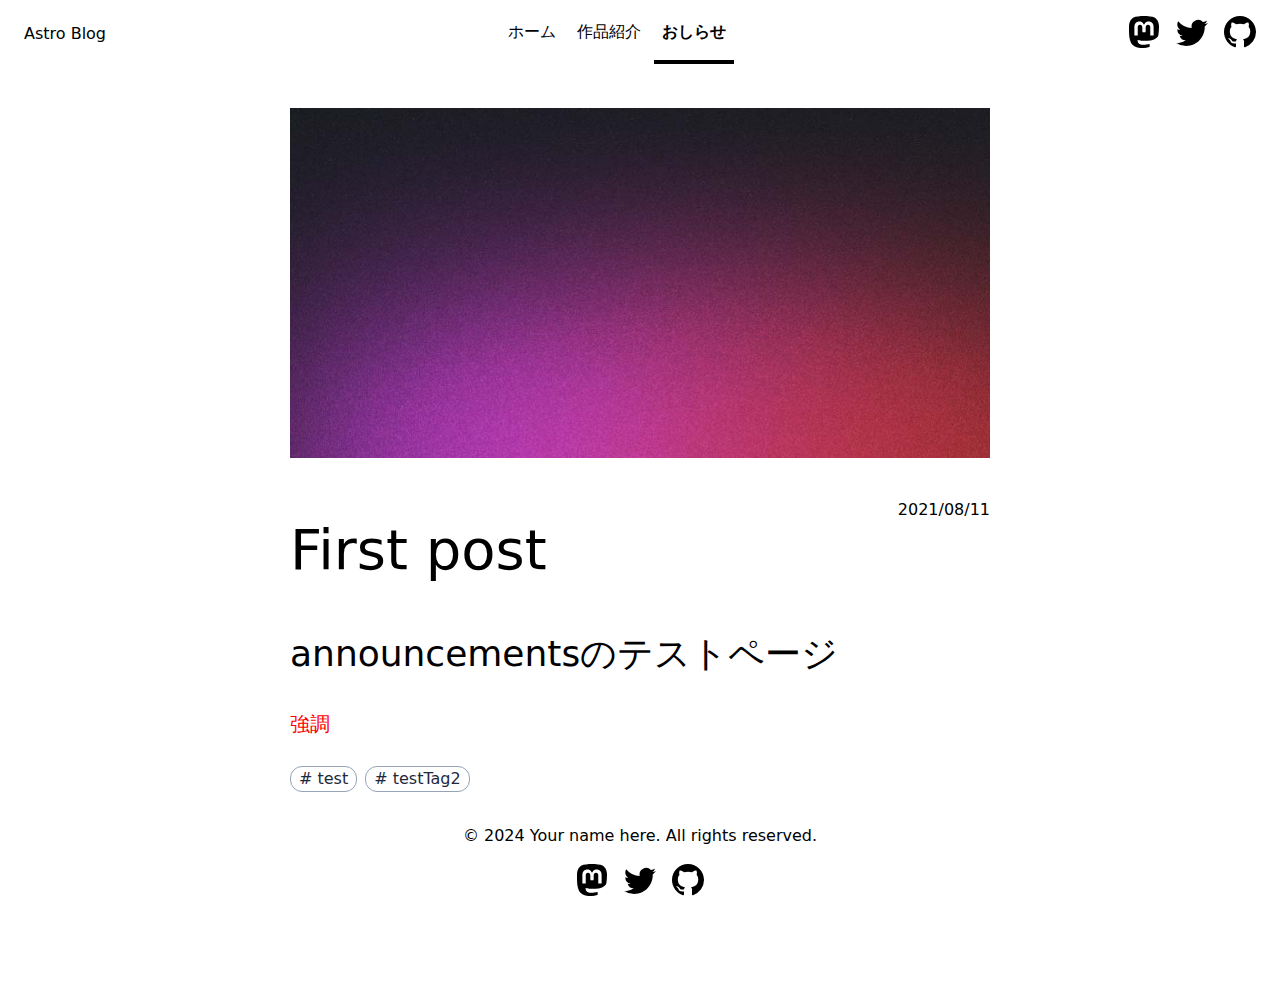
<file: announcements/test-announcements/index.html>
<!DOCTYPE html><html lang="ja"> <head><!-- Global Metadata --><meta charset="utf-8"><meta name="viewport" content="width=device-width,initial-scale=1"><link rel="icon" type="image/svg+xml" href="/favicon.svg"><meta name="generator" content="Astro v5.1.1"><!-- Font preloads --><link rel="preload" href="/fonts/atkinson-regular.woff" as="font" type="font/woff" crossorigin><link rel="preload" href="/fonts/atkinson-bold.woff" as="font" type="font/woff" crossorigin><!-- Canonical URL --><link rel="canonical" href="https://swimmy-hachioji.github.io/announcements/test-announcements/"><!-- Primary Meta Tags --><title>First post</title><meta name="title" content="First post"><meta name="description" content="Lorem ipsum dolor sit amet"><!-- Open Graph / Facebook --><meta property="og:type" content="website"><meta property="og:url" content="https://swimmy-hachioji.github.io/announcements/test-announcements/"><meta property="og:title" content="First post"><meta property="og:description" content="Lorem ipsum dolor sit amet"><meta property="og:image" content="https://swimmy-hachioji.github.io/blog-placeholder-1.jpg"><!-- Twitter --><meta property="twitter:card" content="summary_large_image"><meta property="twitter:url" content="https://swimmy-hachioji.github.io/announcements/test-announcements/"><meta property="twitter:title" content="First post"><meta property="twitter:description" content="Lorem ipsum dolor sit amet"><meta property="twitter:image" content="https://swimmy-hachioji.github.io/blog-placeholder-1.jpg"><link rel="stylesheet" href="/_astro/_slug_.DNLTn33c.css">
<style>html{font-size:14px}@media (min-width: 480px){html{font-size:16px}}body{overflow-wrap:anywhere}a[data-astro-cid-eimmu3lg]{display:inline-block;text-decoration:none}a[data-astro-cid-eimmu3lg].active{font-weight:bolder;text-decoration:underline}header[data-astro-cid-3ef6ksr2]{margin:0;padding:0 1em;background:#fff;box-shadow:0 2px 8px rgba(var(--black),5%)}h2[data-astro-cid-3ef6ksr2]{margin:0;font-size:1em}h2[data-astro-cid-3ef6ksr2] a[data-astro-cid-3ef6ksr2],h2[data-astro-cid-3ef6ksr2] a[data-astro-cid-3ef6ksr2].active{text-decoration:none}nav[data-astro-cid-3ef6ksr2]{display:flex;align-items:center;justify-content:space-between}nav[data-astro-cid-3ef6ksr2] a[data-astro-cid-3ef6ksr2]{padding:1em .5em;color:var(--black);border-bottom:4px solid transparent;text-decoration:none}nav[data-astro-cid-3ef6ksr2] a[data-astro-cid-3ef6ksr2].active{text-decoration:none;border-bottom-color:var(--accent)}.social-links[data-astro-cid-3ef6ksr2],.social-links[data-astro-cid-3ef6ksr2] a[data-astro-cid-3ef6ksr2]{display:flex}@media (max-width: 720px){.social-links[data-astro-cid-3ef6ksr2]{display:none}}footer[data-astro-cid-sz7xmlte]{padding:2em 1em 6em;background:linear-gradient(var(--gray-gradient)) no-repeat;color:rgb(var(--gray));text-align:center}.social-links[data-astro-cid-sz7xmlte]{display:flex;justify-content:center;gap:1em;margin-top:1em}.social-links[data-astro-cid-sz7xmlte] a[data-astro-cid-sz7xmlte]{text-decoration:none;color:rgb(var(--gray))}.social-links[data-astro-cid-sz7xmlte] a[data-astro-cid-sz7xmlte]:hover{color:rgb(var(--gray-dark))}
[data-astro-image]{width:100%;height:auto;-o-object-fit:var(--fit);object-fit:var(--fit);-o-object-position:var(--pos);object-position:var(--pos);aspect-ratio:var(--w) / var(--h)}[data-astro-image=responsive]{max-width:calc(var(--w) * 1px);max-height:calc(var(--h) * 1px)}[data-astro-image=fixed]{width:calc(var(--w) * 1px);height:calc(var(--h) * 1px)}
</style></head> <body> <header data-astro-cid-3ef6ksr2> <nav data-astro-cid-3ef6ksr2> <h2 data-astro-cid-3ef6ksr2><a href="/" data-astro-cid-3ef6ksr2>Astro Blog</a></h2> <div class="internal-links" data-astro-cid-3ef6ksr2> <a href="/" data-astro-cid-3ef6ksr2="true" data-astro-cid-eimmu3lg> ホーム </a>  <a href="/works" data-astro-cid-3ef6ksr2="true" data-astro-cid-eimmu3lg> 作品紹介 </a>  <a href="/announcements" class="active" data-astro-cid-3ef6ksr2="true" data-astro-cid-eimmu3lg> おしらせ </a>  </div> <div class="social-links" data-astro-cid-3ef6ksr2> <a href="https://m.webtoo.ls/@astro" target="_blank" data-astro-cid-3ef6ksr2> <span class="sr-only" data-astro-cid-3ef6ksr2>Follow Astro on Mastodon</span> <svg viewBox="0 0 16 16" aria-hidden="true" width="32" height="32" data-astro-cid-3ef6ksr2><path fill="currentColor" d="M11.19 12.195c2.016-.24 3.77-1.475 3.99-2.603.348-1.778.32-4.339.32-4.339 0-3.47-2.286-4.488-2.286-4.488C12.062.238 10.083.017 8.027 0h-.05C5.92.017 3.942.238 2.79.765c0 0-2.285 1.017-2.285 4.488l-.002.662c-.004.64-.007 1.35.011 2.091.083 3.394.626 6.74 3.78 7.57 1.454.383 2.703.463 3.709.408 1.823-.1 2.847-.647 2.847-.647l-.06-1.317s-1.303.41-2.767.36c-1.45-.05-2.98-.156-3.215-1.928a3.614 3.614 0 0 1-.033-.496s1.424.346 3.228.428c1.103.05 2.137-.064 3.188-.189zm1.613-2.47H11.13v-4.08c0-.859-.364-1.295-1.091-1.295-.804 0-1.207.517-1.207 1.541v2.233H7.168V5.89c0-1.024-.403-1.541-1.207-1.541-.727 0-1.091.436-1.091 1.296v4.079H3.197V5.522c0-.859.22-1.541.66-2.046.456-.505 1.052-.764 1.793-.764.856 0 1.504.328 1.933.983L8 4.39l.417-.695c.429-.655 1.077-.983 1.934-.983.74 0 1.336.259 1.791.764.442.505.661 1.187.661 2.046v4.203z" data-astro-cid-3ef6ksr2></path></svg> </a> <a href="https://twitter.com/astrodotbuild" target="_blank" data-astro-cid-3ef6ksr2> <span class="sr-only" data-astro-cid-3ef6ksr2>Follow Astro on Twitter</span> <svg viewBox="0 0 16 16" aria-hidden="true" width="32" height="32" data-astro-cid-3ef6ksr2><path fill="currentColor" d="M5.026 15c6.038 0 9.341-5.003 9.341-9.334 0-.14 0-.282-.006-.422A6.685 6.685 0 0 0 16 3.542a6.658 6.658 0 0 1-1.889.518 3.301 3.301 0 0 0 1.447-1.817 6.533 6.533 0 0 1-2.087.793A3.286 3.286 0 0 0 7.875 6.03a9.325 9.325 0 0 1-6.767-3.429 3.289 3.289 0 0 0 1.018 4.382A3.323 3.323 0 0 1 .64 6.575v.045a3.288 3.288 0 0 0 2.632 3.218 3.203 3.203 0 0 1-.865.115 3.23 3.23 0 0 1-.614-.057 3.283 3.283 0 0 0 3.067 2.277A6.588 6.588 0 0 1 .78 13.58a6.32 6.32 0 0 1-.78-.045A9.344 9.344 0 0 0 5.026 15z" data-astro-cid-3ef6ksr2></path></svg> </a> <a href="https://github.com/withastro/astro" target="_blank" data-astro-cid-3ef6ksr2> <span class="sr-only" data-astro-cid-3ef6ksr2>Go to Astro's GitHub repo</span> <svg viewBox="0 0 16 16" aria-hidden="true" width="32" height="32" data-astro-cid-3ef6ksr2><path fill="currentColor" d="M8 0C3.58 0 0 3.58 0 8c0 3.54 2.29 6.53 5.47 7.59.4.07.55-.17.55-.38 0-.19-.01-.82-.01-1.49-2.01.37-2.53-.49-2.69-.94-.09-.23-.48-.94-.82-1.13-.28-.15-.68-.52-.01-.53.63-.01 1.08.58 1.23.82.72 1.21 1.87.87 2.33.66.07-.52.28-.87.51-1.07-1.78-.2-3.64-.89-3.64-3.95 0-.87.31-1.59.82-2.15-.08-.2-.36-1.02.08-2.12 0 0 .67-.21 2.2.82.64-.18 1.32-.27 2-.27.68 0 1.36.09 2 .27 1.53-1.04 2.2-.82 2.2-.82.44 1.1.16 1.92.08 2.12.51.56.82 1.27.82 2.15 0 3.07-1.87 3.75-3.65 3.95.29.25.54.73.54 1.48 0 1.07-.01 1.93-.01 2.2 0 .21.15.46.55.38A8.012 8.012 0 0 0 16 8c0-4.42-3.58-8-8-8z" data-astro-cid-3ef6ksr2></path></svg> </a> </div> </nav> </header>  <main>  <article class="prose-sm md:prose-lg lg:prose-xl 
		prose-img:mx-auto prose-img:max-h-screen prose-img:w-auto
		w-11/12 max-w-[700px] mx-auto"> <div> <img width="1020" height="510" src="/blog-placeholder-3.jpg" alt=""> </div> <div> <div class="text-sm md:text-base text-right"> <time datetime="2021-08-11T00:00:00.000Z"> 2021/08/11 </time>  </div> <h1>First post</h1>  <h2 id="announcementsのテストページ">announcementsのテストページ</h2>
<p style="color: red;">強調</p>  </div> <div class="flex items-start gap-2 mt-4"> <a class="px-1 md:px-2 text-xs text-slate-800 md:text-base border border-slate-400 rounded-xl hover:bg-slate-200 whitespace-nowrap" href="/tags/test"># test</a><a class="px-1 md:px-2 text-xs text-slate-800 md:text-base border border-slate-400 rounded-xl hover:bg-slate-200 whitespace-nowrap" href="/tags/testTag2"># testTag2</a> </div> </article>  </main> <footer data-astro-cid-sz7xmlte>
&copy; 2024 Your name here. All rights reserved.
<div class="social-links" data-astro-cid-sz7xmlte> <a href="https://m.webtoo.ls/@astro" target="_blank" data-astro-cid-sz7xmlte> <span class="sr-only" data-astro-cid-sz7xmlte>Follow Astro on Mastodon</span> <svg viewBox="0 0 16 16" aria-hidden="true" width="32" height="32" astro-icon="social/mastodon" data-astro-cid-sz7xmlte><path fill="currentColor" d="M11.19 12.195c2.016-.24 3.77-1.475 3.99-2.603.348-1.778.32-4.339.32-4.339 0-3.47-2.286-4.488-2.286-4.488C12.062.238 10.083.017 8.027 0h-.05C5.92.017 3.942.238 2.79.765c0 0-2.285 1.017-2.285 4.488l-.002.662c-.004.64-.007 1.35.011 2.091.083 3.394.626 6.74 3.78 7.57 1.454.383 2.703.463 3.709.408 1.823-.1 2.847-.647 2.847-.647l-.06-1.317s-1.303.41-2.767.36c-1.45-.05-2.98-.156-3.215-1.928a3.614 3.614 0 0 1-.033-.496s1.424.346 3.228.428c1.103.05 2.137-.064 3.188-.189zm1.613-2.47H11.13v-4.08c0-.859-.364-1.295-1.091-1.295-.804 0-1.207.517-1.207 1.541v2.233H7.168V5.89c0-1.024-.403-1.541-1.207-1.541-.727 0-1.091.436-1.091 1.296v4.079H3.197V5.522c0-.859.22-1.541.66-2.046.456-.505 1.052-.764 1.793-.764.856 0 1.504.328 1.933.983L8 4.39l.417-.695c.429-.655 1.077-.983 1.934-.983.74 0 1.336.259 1.791.764.442.505.661 1.187.661 2.046v4.203z" data-astro-cid-sz7xmlte></path></svg> </a> <a href="https://twitter.com/astrodotbuild" target="_blank" data-astro-cid-sz7xmlte> <span class="sr-only" data-astro-cid-sz7xmlte>Follow Astro on Twitter</span> <svg viewBox="0 0 16 16" aria-hidden="true" width="32" height="32" astro-icon="social/twitter" data-astro-cid-sz7xmlte><path fill="currentColor" d="M5.026 15c6.038 0 9.341-5.003 9.341-9.334 0-.14 0-.282-.006-.422A6.685 6.685 0 0 0 16 3.542a6.658 6.658 0 0 1-1.889.518 3.301 3.301 0 0 0 1.447-1.817 6.533 6.533 0 0 1-2.087.793A3.286 3.286 0 0 0 7.875 6.03a9.325 9.325 0 0 1-6.767-3.429 3.289 3.289 0 0 0 1.018 4.382A3.323 3.323 0 0 1 .64 6.575v.045a3.288 3.288 0 0 0 2.632 3.218 3.203 3.203 0 0 1-.865.115 3.23 3.23 0 0 1-.614-.057 3.283 3.283 0 0 0 3.067 2.277A6.588 6.588 0 0 1 .78 13.58a6.32 6.32 0 0 1-.78-.045A9.344 9.344 0 0 0 5.026 15z" data-astro-cid-sz7xmlte></path></svg> </a> <a href="https://github.com/withastro/astro" target="_blank" data-astro-cid-sz7xmlte> <span class="sr-only" data-astro-cid-sz7xmlte>Go to Astro's GitHub repo</span> <svg viewBox="0 0 16 16" aria-hidden="true" width="32" height="32" astro-icon="social/github" data-astro-cid-sz7xmlte><path fill="currentColor" d="M8 0C3.58 0 0 3.58 0 8c0 3.54 2.29 6.53 5.47 7.59.4.07.55-.17.55-.38 0-.19-.01-.82-.01-1.49-2.01.37-2.53-.49-2.69-.94-.09-.23-.48-.94-.82-1.13-.28-.15-.68-.52-.01-.53.63-.01 1.08.58 1.23.82.72 1.21 1.87.87 2.33.66.07-.52.28-.87.51-1.07-1.78-.2-3.64-.89-3.64-3.95 0-.87.31-1.59.82-2.15-.08-.2-.36-1.02.08-2.12 0 0 .67-.21 2.2.82.64-.18 1.32-.27 2-.27.68 0 1.36.09 2 .27 1.53-1.04 2.2-.82 2.2-.82.44 1.1.16 1.92.08 2.12.51.56.82 1.27.82 2.15 0 3.07-1.87 3.75-3.65 3.95.29.25.54.73.54 1.48 0 1.07-.01 1.93-.01 2.2 0 .21.15.46.55.38A8.012 8.012 0 0 0 16 8c0-4.42-3.58-8-8-8z" data-astro-cid-sz7xmlte></path></svg> </a> </div> </footer>  </body></html>
</file>
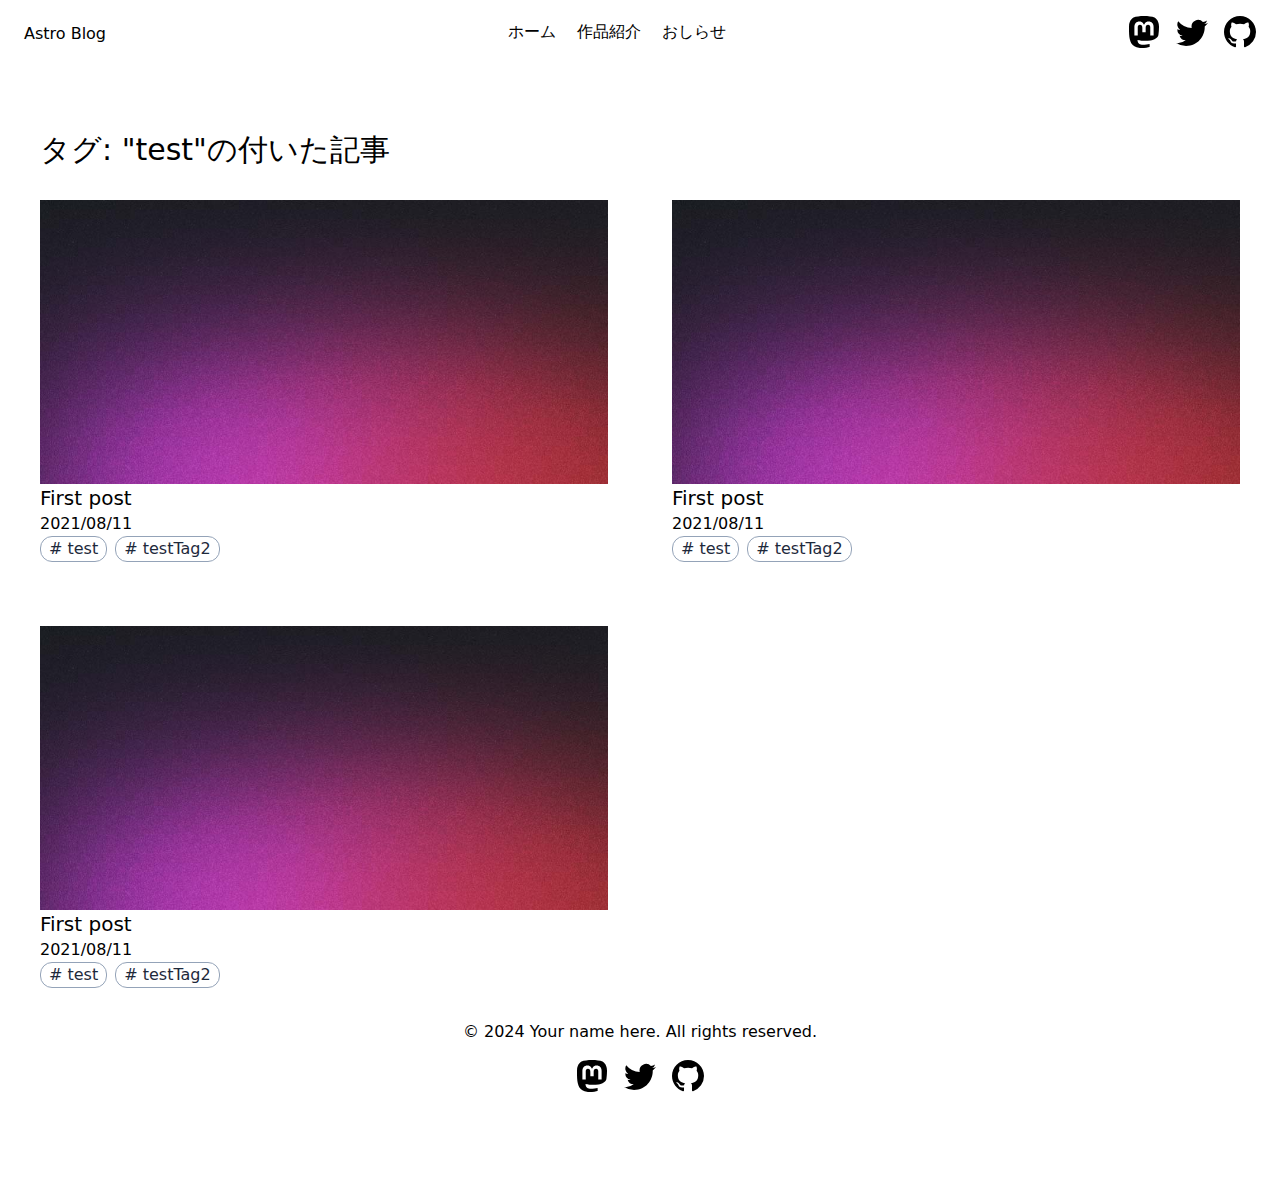
<file: tags/test/index.html>
<!DOCTYPE html><html lang="ja"> <head><!-- Global Metadata --><meta charset="utf-8"><meta name="viewport" content="width=device-width,initial-scale=1"><link rel="icon" type="image/svg+xml" href="/favicon.svg"><meta name="generator" content="Astro v5.1.1"><!-- Font preloads --><link rel="preload" href="/fonts/atkinson-regular.woff" as="font" type="font/woff" crossorigin><link rel="preload" href="/fonts/atkinson-bold.woff" as="font" type="font/woff" crossorigin><!-- Canonical URL --><link rel="canonical" href="https://swimmy-hachioji.github.io/tags/test/"><!-- Primary Meta Tags --><title>testの付いた記事</title><meta name="title" content="testの付いた記事"><meta name="description" content="testの付いた記事一覧"><!-- Open Graph / Facebook --><meta property="og:type" content="website"><meta property="og:url" content="https://swimmy-hachioji.github.io/tags/test/"><meta property="og:title" content="testの付いた記事"><meta property="og:description" content="testの付いた記事一覧"><meta property="og:image" content="https://swimmy-hachioji.github.io/blog-placeholder-1.jpg"><!-- Twitter --><meta property="twitter:card" content="summary_large_image"><meta property="twitter:url" content="https://swimmy-hachioji.github.io/tags/test/"><meta property="twitter:title" content="testの付いた記事"><meta property="twitter:description" content="testの付いた記事一覧"><meta property="twitter:image" content="https://swimmy-hachioji.github.io/blog-placeholder-1.jpg"><link rel="stylesheet" href="/_astro/_slug_.DNLTn33c.css">
<style>html{font-size:14px}@media (min-width: 480px){html{font-size:16px}}body{overflow-wrap:anywhere}a[data-astro-cid-eimmu3lg]{display:inline-block;text-decoration:none}a[data-astro-cid-eimmu3lg].active{font-weight:bolder;text-decoration:underline}header[data-astro-cid-3ef6ksr2]{margin:0;padding:0 1em;background:#fff;box-shadow:0 2px 8px rgba(var(--black),5%)}h2[data-astro-cid-3ef6ksr2]{margin:0;font-size:1em}h2[data-astro-cid-3ef6ksr2] a[data-astro-cid-3ef6ksr2],h2[data-astro-cid-3ef6ksr2] a[data-astro-cid-3ef6ksr2].active{text-decoration:none}nav[data-astro-cid-3ef6ksr2]{display:flex;align-items:center;justify-content:space-between}nav[data-astro-cid-3ef6ksr2] a[data-astro-cid-3ef6ksr2]{padding:1em .5em;color:var(--black);border-bottom:4px solid transparent;text-decoration:none}nav[data-astro-cid-3ef6ksr2] a[data-astro-cid-3ef6ksr2].active{text-decoration:none;border-bottom-color:var(--accent)}.social-links[data-astro-cid-3ef6ksr2],.social-links[data-astro-cid-3ef6ksr2] a[data-astro-cid-3ef6ksr2]{display:flex}@media (max-width: 720px){.social-links[data-astro-cid-3ef6ksr2]{display:none}}footer[data-astro-cid-sz7xmlte]{padding:2em 1em 6em;background:linear-gradient(var(--gray-gradient)) no-repeat;color:rgb(var(--gray));text-align:center}.social-links[data-astro-cid-sz7xmlte]{display:flex;justify-content:center;gap:1em;margin-top:1em}.social-links[data-astro-cid-sz7xmlte] a[data-astro-cid-sz7xmlte]{text-decoration:none;color:rgb(var(--gray))}.social-links[data-astro-cid-sz7xmlte] a[data-astro-cid-sz7xmlte]:hover{color:rgb(var(--gray-dark))}
[data-astro-image]{width:100%;height:auto;-o-object-fit:var(--fit);object-fit:var(--fit);-o-object-position:var(--pos);object-position:var(--pos);aspect-ratio:var(--w) / var(--h)}[data-astro-image=responsive]{max-width:calc(var(--w) * 1px);max-height:calc(var(--h) * 1px)}[data-astro-image=fixed]{width:calc(var(--w) * 1px);height:calc(var(--h) * 1px)}
</style></head> <body> <header data-astro-cid-3ef6ksr2> <nav data-astro-cid-3ef6ksr2> <h2 data-astro-cid-3ef6ksr2><a href="/" data-astro-cid-3ef6ksr2>Astro Blog</a></h2> <div class="internal-links" data-astro-cid-3ef6ksr2> <a href="/" data-astro-cid-3ef6ksr2="true" data-astro-cid-eimmu3lg> ホーム </a>  <a href="/works" data-astro-cid-3ef6ksr2="true" data-astro-cid-eimmu3lg> 作品紹介 </a>  <a href="/announcements" data-astro-cid-3ef6ksr2="true" data-astro-cid-eimmu3lg> おしらせ </a>  </div> <div class="social-links" data-astro-cid-3ef6ksr2> <a href="https://m.webtoo.ls/@astro" target="_blank" data-astro-cid-3ef6ksr2> <span class="sr-only" data-astro-cid-3ef6ksr2>Follow Astro on Mastodon</span> <svg viewBox="0 0 16 16" aria-hidden="true" width="32" height="32" data-astro-cid-3ef6ksr2><path fill="currentColor" d="M11.19 12.195c2.016-.24 3.77-1.475 3.99-2.603.348-1.778.32-4.339.32-4.339 0-3.47-2.286-4.488-2.286-4.488C12.062.238 10.083.017 8.027 0h-.05C5.92.017 3.942.238 2.79.765c0 0-2.285 1.017-2.285 4.488l-.002.662c-.004.64-.007 1.35.011 2.091.083 3.394.626 6.74 3.78 7.57 1.454.383 2.703.463 3.709.408 1.823-.1 2.847-.647 2.847-.647l-.06-1.317s-1.303.41-2.767.36c-1.45-.05-2.98-.156-3.215-1.928a3.614 3.614 0 0 1-.033-.496s1.424.346 3.228.428c1.103.05 2.137-.064 3.188-.189zm1.613-2.47H11.13v-4.08c0-.859-.364-1.295-1.091-1.295-.804 0-1.207.517-1.207 1.541v2.233H7.168V5.89c0-1.024-.403-1.541-1.207-1.541-.727 0-1.091.436-1.091 1.296v4.079H3.197V5.522c0-.859.22-1.541.66-2.046.456-.505 1.052-.764 1.793-.764.856 0 1.504.328 1.933.983L8 4.39l.417-.695c.429-.655 1.077-.983 1.934-.983.74 0 1.336.259 1.791.764.442.505.661 1.187.661 2.046v4.203z" data-astro-cid-3ef6ksr2></path></svg> </a> <a href="https://twitter.com/astrodotbuild" target="_blank" data-astro-cid-3ef6ksr2> <span class="sr-only" data-astro-cid-3ef6ksr2>Follow Astro on Twitter</span> <svg viewBox="0 0 16 16" aria-hidden="true" width="32" height="32" data-astro-cid-3ef6ksr2><path fill="currentColor" d="M5.026 15c6.038 0 9.341-5.003 9.341-9.334 0-.14 0-.282-.006-.422A6.685 6.685 0 0 0 16 3.542a6.658 6.658 0 0 1-1.889.518 3.301 3.301 0 0 0 1.447-1.817 6.533 6.533 0 0 1-2.087.793A3.286 3.286 0 0 0 7.875 6.03a9.325 9.325 0 0 1-6.767-3.429 3.289 3.289 0 0 0 1.018 4.382A3.323 3.323 0 0 1 .64 6.575v.045a3.288 3.288 0 0 0 2.632 3.218 3.203 3.203 0 0 1-.865.115 3.23 3.23 0 0 1-.614-.057 3.283 3.283 0 0 0 3.067 2.277A6.588 6.588 0 0 1 .78 13.58a6.32 6.32 0 0 1-.78-.045A9.344 9.344 0 0 0 5.026 15z" data-astro-cid-3ef6ksr2></path></svg> </a> <a href="https://github.com/withastro/astro" target="_blank" data-astro-cid-3ef6ksr2> <span class="sr-only" data-astro-cid-3ef6ksr2>Go to Astro's GitHub repo</span> <svg viewBox="0 0 16 16" aria-hidden="true" width="32" height="32" data-astro-cid-3ef6ksr2><path fill="currentColor" d="M8 0C3.58 0 0 3.58 0 8c0 3.54 2.29 6.53 5.47 7.59.4.07.55-.17.55-.38 0-.19-.01-.82-.01-1.49-2.01.37-2.53-.49-2.69-.94-.09-.23-.48-.94-.82-1.13-.28-.15-.68-.52-.01-.53.63-.01 1.08.58 1.23.82.72 1.21 1.87.87 2.33.66.07-.52.28-.87.51-1.07-1.78-.2-3.64-.89-3.64-3.95 0-.87.31-1.59.82-2.15-.08-.2-.36-1.02.08-2.12 0 0 .67-.21 2.2.82.64-.18 1.32-.27 2-.27.68 0 1.36.09 2 .27 1.53-1.04 2.2-.82 2.2-.82.44 1.1.16 1.92.08 2.12.51.56.82 1.27.82 2.15 0 3.07-1.87 3.75-3.65 3.95.29.25.54.73.54 1.48 0 1.07-.01 1.93-.01 2.2 0 .21.15.46.55.38A8.012 8.012 0 0 0 16 8c0-4.42-3.58-8-8-8z" data-astro-cid-3ef6ksr2></path></svg> </a> </div> </nav> </header>  <main>  <section class="mx-4 md:mx-10 mt-8 md:mt-16"> <h2 class="text-xl md:text-3xl">タグ: "test"の付いた記事</h2> <section class="mt-8"> <ul class="grid grid-cols-2 gap-4 md:gap-16 mx-auto"> <li class="w-full flex flex-col items-center"> <div class="flex flex-col items-center"> <a href="/works/work-test-copy/"> <img class="w-full object-cover" src="/blog-placeholder-3.jpg" alt=""> <h4 class="text-base md:text-xl">First post</h4> </a> <p class="w-full text-start text-sm md:text-base"> <time datetime="2021-08-11T00:00:00.000Z"> 2021/08/11 </time> </p> <div class="w-full flex items-start gap-2 flex-wrap"> <a class="px-1 md:px-2 text-xs text-slate-800 md:text-base border border-slate-400 rounded-xl hover:bg-slate-200 whitespace-nowrap" href="/tags/test"># test</a><a class="px-1 md:px-2 text-xs text-slate-800 md:text-base border border-slate-400 rounded-xl hover:bg-slate-200 whitespace-nowrap" href="/tags/testTag2"># testTag2</a> </div> </div> </li><li class="w-full flex flex-col items-center"> <div class="flex flex-col items-center"> <a href="/works/work-test/"> <img class="w-full object-cover" src="/blog-placeholder-3.jpg" alt=""> <h4 class="text-base md:text-xl">First post</h4> </a> <p class="w-full text-start text-sm md:text-base"> <time datetime="2021-08-11T00:00:00.000Z"> 2021/08/11 </time> </p> <div class="w-full flex items-start gap-2 flex-wrap"> <a class="px-1 md:px-2 text-xs text-slate-800 md:text-base border border-slate-400 rounded-xl hover:bg-slate-200 whitespace-nowrap" href="/tags/test"># test</a><a class="px-1 md:px-2 text-xs text-slate-800 md:text-base border border-slate-400 rounded-xl hover:bg-slate-200 whitespace-nowrap" href="/tags/testTag2"># testTag2</a> </div> </div> </li><li class="w-full flex flex-col items-center"> <div class="flex flex-col items-center"> <a href="/announcements/test-announcements/"> <img class="w-full object-cover" src="/blog-placeholder-3.jpg" alt=""> <h4 class="text-base md:text-xl">First post</h4> </a> <p class="w-full text-start text-sm md:text-base"> <time datetime="2021-08-11T00:00:00.000Z"> 2021/08/11 </time> </p> <div class="w-full flex items-start gap-2 flex-wrap"> <a class="px-1 md:px-2 text-xs text-slate-800 md:text-base border border-slate-400 rounded-xl hover:bg-slate-200 whitespace-nowrap" href="/tags/test"># test</a><a class="px-1 md:px-2 text-xs text-slate-800 md:text-base border border-slate-400 rounded-xl hover:bg-slate-200 whitespace-nowrap" href="/tags/testTag2"># testTag2</a> </div> </div> </li> </ul> </section> </section>  </main> <footer data-astro-cid-sz7xmlte>
&copy; 2024 Your name here. All rights reserved.
<div class="social-links" data-astro-cid-sz7xmlte> <a href="https://m.webtoo.ls/@astro" target="_blank" data-astro-cid-sz7xmlte> <span class="sr-only" data-astro-cid-sz7xmlte>Follow Astro on Mastodon</span> <svg viewBox="0 0 16 16" aria-hidden="true" width="32" height="32" astro-icon="social/mastodon" data-astro-cid-sz7xmlte><path fill="currentColor" d="M11.19 12.195c2.016-.24 3.77-1.475 3.99-2.603.348-1.778.32-4.339.32-4.339 0-3.47-2.286-4.488-2.286-4.488C12.062.238 10.083.017 8.027 0h-.05C5.92.017 3.942.238 2.79.765c0 0-2.285 1.017-2.285 4.488l-.002.662c-.004.64-.007 1.35.011 2.091.083 3.394.626 6.74 3.78 7.57 1.454.383 2.703.463 3.709.408 1.823-.1 2.847-.647 2.847-.647l-.06-1.317s-1.303.41-2.767.36c-1.45-.05-2.98-.156-3.215-1.928a3.614 3.614 0 0 1-.033-.496s1.424.346 3.228.428c1.103.05 2.137-.064 3.188-.189zm1.613-2.47H11.13v-4.08c0-.859-.364-1.295-1.091-1.295-.804 0-1.207.517-1.207 1.541v2.233H7.168V5.89c0-1.024-.403-1.541-1.207-1.541-.727 0-1.091.436-1.091 1.296v4.079H3.197V5.522c0-.859.22-1.541.66-2.046.456-.505 1.052-.764 1.793-.764.856 0 1.504.328 1.933.983L8 4.39l.417-.695c.429-.655 1.077-.983 1.934-.983.74 0 1.336.259 1.791.764.442.505.661 1.187.661 2.046v4.203z" data-astro-cid-sz7xmlte></path></svg> </a> <a href="https://twitter.com/astrodotbuild" target="_blank" data-astro-cid-sz7xmlte> <span class="sr-only" data-astro-cid-sz7xmlte>Follow Astro on Twitter</span> <svg viewBox="0 0 16 16" aria-hidden="true" width="32" height="32" astro-icon="social/twitter" data-astro-cid-sz7xmlte><path fill="currentColor" d="M5.026 15c6.038 0 9.341-5.003 9.341-9.334 0-.14 0-.282-.006-.422A6.685 6.685 0 0 0 16 3.542a6.658 6.658 0 0 1-1.889.518 3.301 3.301 0 0 0 1.447-1.817 6.533 6.533 0 0 1-2.087.793A3.286 3.286 0 0 0 7.875 6.03a9.325 9.325 0 0 1-6.767-3.429 3.289 3.289 0 0 0 1.018 4.382A3.323 3.323 0 0 1 .64 6.575v.045a3.288 3.288 0 0 0 2.632 3.218 3.203 3.203 0 0 1-.865.115 3.23 3.23 0 0 1-.614-.057 3.283 3.283 0 0 0 3.067 2.277A6.588 6.588 0 0 1 .78 13.58a6.32 6.32 0 0 1-.78-.045A9.344 9.344 0 0 0 5.026 15z" data-astro-cid-sz7xmlte></path></svg> </a> <a href="https://github.com/withastro/astro" target="_blank" data-astro-cid-sz7xmlte> <span class="sr-only" data-astro-cid-sz7xmlte>Go to Astro's GitHub repo</span> <svg viewBox="0 0 16 16" aria-hidden="true" width="32" height="32" astro-icon="social/github" data-astro-cid-sz7xmlte><path fill="currentColor" d="M8 0C3.58 0 0 3.58 0 8c0 3.54 2.29 6.53 5.47 7.59.4.07.55-.17.55-.38 0-.19-.01-.82-.01-1.49-2.01.37-2.53-.49-2.69-.94-.09-.23-.48-.94-.82-1.13-.28-.15-.68-.52-.01-.53.63-.01 1.08.58 1.23.82.72 1.21 1.87.87 2.33.66.07-.52.28-.87.51-1.07-1.78-.2-3.64-.89-3.64-3.95 0-.87.31-1.59.82-2.15-.08-.2-.36-1.02.08-2.12 0 0 .67-.21 2.2.82.64-.18 1.32-.27 2-.27.68 0 1.36.09 2 .27 1.53-1.04 2.2-.82 2.2-.82.44 1.1.16 1.92.08 2.12.51.56.82 1.27.82 2.15 0 3.07-1.87 3.75-3.65 3.95.29.25.54.73.54 1.48 0 1.07-.01 1.93-.01 2.2 0 .21.15.46.55.38A8.012 8.012 0 0 0 16 8c0-4.42-3.58-8-8-8z" data-astro-cid-sz7xmlte></path></svg> </a> </div> </footer>  </body></html>
</file>
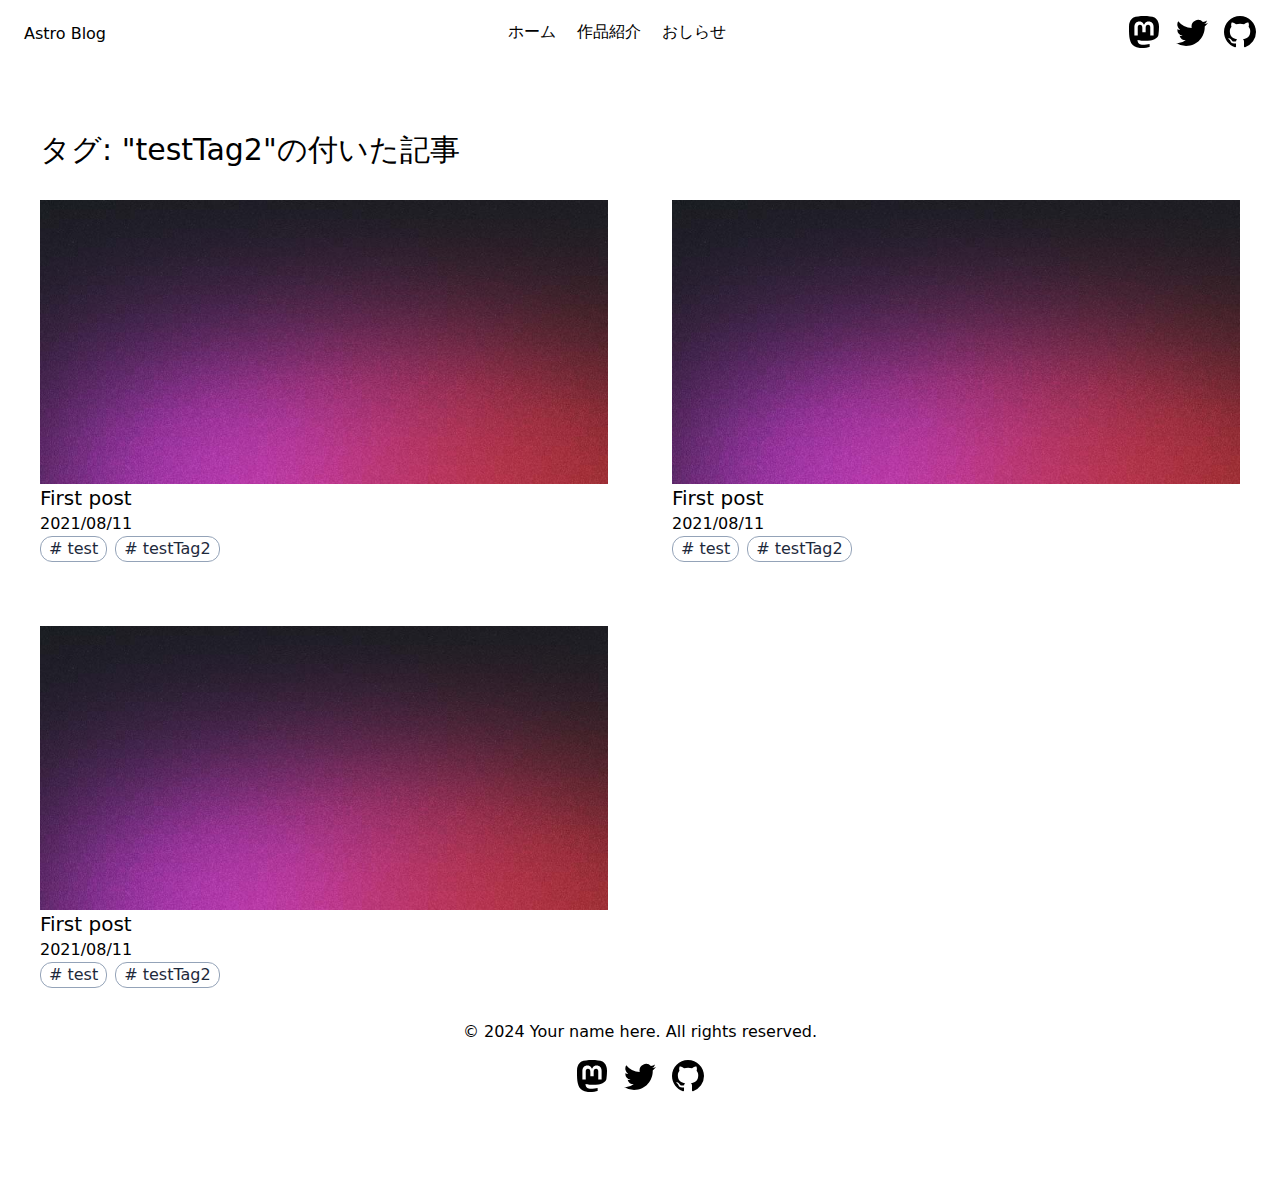
<file: tags/testTag2/index.html>
<!DOCTYPE html><html lang="ja"> <head><!-- Global Metadata --><meta charset="utf-8"><meta name="viewport" content="width=device-width,initial-scale=1"><link rel="icon" type="image/svg+xml" href="/favicon.svg"><meta name="generator" content="Astro v5.1.1"><!-- Font preloads --><link rel="preload" href="/fonts/atkinson-regular.woff" as="font" type="font/woff" crossorigin><link rel="preload" href="/fonts/atkinson-bold.woff" as="font" type="font/woff" crossorigin><!-- Canonical URL --><link rel="canonical" href="https://swimmy-hachioji.github.io/tags/testTag2/"><!-- Primary Meta Tags --><title>testTag2の付いた記事</title><meta name="title" content="testTag2の付いた記事"><meta name="description" content="testTag2の付いた記事一覧"><!-- Open Graph / Facebook --><meta property="og:type" content="website"><meta property="og:url" content="https://swimmy-hachioji.github.io/tags/testTag2/"><meta property="og:title" content="testTag2の付いた記事"><meta property="og:description" content="testTag2の付いた記事一覧"><meta property="og:image" content="https://swimmy-hachioji.github.io/blog-placeholder-1.jpg"><!-- Twitter --><meta property="twitter:card" content="summary_large_image"><meta property="twitter:url" content="https://swimmy-hachioji.github.io/tags/testTag2/"><meta property="twitter:title" content="testTag2の付いた記事"><meta property="twitter:description" content="testTag2の付いた記事一覧"><meta property="twitter:image" content="https://swimmy-hachioji.github.io/blog-placeholder-1.jpg"><link rel="stylesheet" href="/_astro/_slug_.DNLTn33c.css">
<style>html{font-size:14px}@media (min-width: 480px){html{font-size:16px}}body{overflow-wrap:anywhere}a[data-astro-cid-eimmu3lg]{display:inline-block;text-decoration:none}a[data-astro-cid-eimmu3lg].active{font-weight:bolder;text-decoration:underline}header[data-astro-cid-3ef6ksr2]{margin:0;padding:0 1em;background:#fff;box-shadow:0 2px 8px rgba(var(--black),5%)}h2[data-astro-cid-3ef6ksr2]{margin:0;font-size:1em}h2[data-astro-cid-3ef6ksr2] a[data-astro-cid-3ef6ksr2],h2[data-astro-cid-3ef6ksr2] a[data-astro-cid-3ef6ksr2].active{text-decoration:none}nav[data-astro-cid-3ef6ksr2]{display:flex;align-items:center;justify-content:space-between}nav[data-astro-cid-3ef6ksr2] a[data-astro-cid-3ef6ksr2]{padding:1em .5em;color:var(--black);border-bottom:4px solid transparent;text-decoration:none}nav[data-astro-cid-3ef6ksr2] a[data-astro-cid-3ef6ksr2].active{text-decoration:none;border-bottom-color:var(--accent)}.social-links[data-astro-cid-3ef6ksr2],.social-links[data-astro-cid-3ef6ksr2] a[data-astro-cid-3ef6ksr2]{display:flex}@media (max-width: 720px){.social-links[data-astro-cid-3ef6ksr2]{display:none}}footer[data-astro-cid-sz7xmlte]{padding:2em 1em 6em;background:linear-gradient(var(--gray-gradient)) no-repeat;color:rgb(var(--gray));text-align:center}.social-links[data-astro-cid-sz7xmlte]{display:flex;justify-content:center;gap:1em;margin-top:1em}.social-links[data-astro-cid-sz7xmlte] a[data-astro-cid-sz7xmlte]{text-decoration:none;color:rgb(var(--gray))}.social-links[data-astro-cid-sz7xmlte] a[data-astro-cid-sz7xmlte]:hover{color:rgb(var(--gray-dark))}
[data-astro-image]{width:100%;height:auto;-o-object-fit:var(--fit);object-fit:var(--fit);-o-object-position:var(--pos);object-position:var(--pos);aspect-ratio:var(--w) / var(--h)}[data-astro-image=responsive]{max-width:calc(var(--w) * 1px);max-height:calc(var(--h) * 1px)}[data-astro-image=fixed]{width:calc(var(--w) * 1px);height:calc(var(--h) * 1px)}
</style></head> <body> <header data-astro-cid-3ef6ksr2> <nav data-astro-cid-3ef6ksr2> <h2 data-astro-cid-3ef6ksr2><a href="/" data-astro-cid-3ef6ksr2>Astro Blog</a></h2> <div class="internal-links" data-astro-cid-3ef6ksr2> <a href="/" data-astro-cid-3ef6ksr2="true" data-astro-cid-eimmu3lg> ホーム </a>  <a href="/works" data-astro-cid-3ef6ksr2="true" data-astro-cid-eimmu3lg> 作品紹介 </a>  <a href="/announcements" data-astro-cid-3ef6ksr2="true" data-astro-cid-eimmu3lg> おしらせ </a>  </div> <div class="social-links" data-astro-cid-3ef6ksr2> <a href="https://m.webtoo.ls/@astro" target="_blank" data-astro-cid-3ef6ksr2> <span class="sr-only" data-astro-cid-3ef6ksr2>Follow Astro on Mastodon</span> <svg viewBox="0 0 16 16" aria-hidden="true" width="32" height="32" data-astro-cid-3ef6ksr2><path fill="currentColor" d="M11.19 12.195c2.016-.24 3.77-1.475 3.99-2.603.348-1.778.32-4.339.32-4.339 0-3.47-2.286-4.488-2.286-4.488C12.062.238 10.083.017 8.027 0h-.05C5.92.017 3.942.238 2.79.765c0 0-2.285 1.017-2.285 4.488l-.002.662c-.004.64-.007 1.35.011 2.091.083 3.394.626 6.74 3.78 7.57 1.454.383 2.703.463 3.709.408 1.823-.1 2.847-.647 2.847-.647l-.06-1.317s-1.303.41-2.767.36c-1.45-.05-2.98-.156-3.215-1.928a3.614 3.614 0 0 1-.033-.496s1.424.346 3.228.428c1.103.05 2.137-.064 3.188-.189zm1.613-2.47H11.13v-4.08c0-.859-.364-1.295-1.091-1.295-.804 0-1.207.517-1.207 1.541v2.233H7.168V5.89c0-1.024-.403-1.541-1.207-1.541-.727 0-1.091.436-1.091 1.296v4.079H3.197V5.522c0-.859.22-1.541.66-2.046.456-.505 1.052-.764 1.793-.764.856 0 1.504.328 1.933.983L8 4.39l.417-.695c.429-.655 1.077-.983 1.934-.983.74 0 1.336.259 1.791.764.442.505.661 1.187.661 2.046v4.203z" data-astro-cid-3ef6ksr2></path></svg> </a> <a href="https://twitter.com/astrodotbuild" target="_blank" data-astro-cid-3ef6ksr2> <span class="sr-only" data-astro-cid-3ef6ksr2>Follow Astro on Twitter</span> <svg viewBox="0 0 16 16" aria-hidden="true" width="32" height="32" data-astro-cid-3ef6ksr2><path fill="currentColor" d="M5.026 15c6.038 0 9.341-5.003 9.341-9.334 0-.14 0-.282-.006-.422A6.685 6.685 0 0 0 16 3.542a6.658 6.658 0 0 1-1.889.518 3.301 3.301 0 0 0 1.447-1.817 6.533 6.533 0 0 1-2.087.793A3.286 3.286 0 0 0 7.875 6.03a9.325 9.325 0 0 1-6.767-3.429 3.289 3.289 0 0 0 1.018 4.382A3.323 3.323 0 0 1 .64 6.575v.045a3.288 3.288 0 0 0 2.632 3.218 3.203 3.203 0 0 1-.865.115 3.23 3.23 0 0 1-.614-.057 3.283 3.283 0 0 0 3.067 2.277A6.588 6.588 0 0 1 .78 13.58a6.32 6.32 0 0 1-.78-.045A9.344 9.344 0 0 0 5.026 15z" data-astro-cid-3ef6ksr2></path></svg> </a> <a href="https://github.com/withastro/astro" target="_blank" data-astro-cid-3ef6ksr2> <span class="sr-only" data-astro-cid-3ef6ksr2>Go to Astro's GitHub repo</span> <svg viewBox="0 0 16 16" aria-hidden="true" width="32" height="32" data-astro-cid-3ef6ksr2><path fill="currentColor" d="M8 0C3.58 0 0 3.58 0 8c0 3.54 2.29 6.53 5.47 7.59.4.07.55-.17.55-.38 0-.19-.01-.82-.01-1.49-2.01.37-2.53-.49-2.69-.94-.09-.23-.48-.94-.82-1.13-.28-.15-.68-.52-.01-.53.63-.01 1.08.58 1.23.82.72 1.21 1.87.87 2.33.66.07-.52.28-.87.51-1.07-1.78-.2-3.64-.89-3.64-3.95 0-.87.31-1.59.82-2.15-.08-.2-.36-1.02.08-2.12 0 0 .67-.21 2.2.82.64-.18 1.32-.27 2-.27.68 0 1.36.09 2 .27 1.53-1.04 2.2-.82 2.2-.82.44 1.1.16 1.92.08 2.12.51.56.82 1.27.82 2.15 0 3.07-1.87 3.75-3.65 3.95.29.25.54.73.54 1.48 0 1.07-.01 1.93-.01 2.2 0 .21.15.46.55.38A8.012 8.012 0 0 0 16 8c0-4.42-3.58-8-8-8z" data-astro-cid-3ef6ksr2></path></svg> </a> </div> </nav> </header>  <main>  <section class="mx-4 md:mx-10 mt-8 md:mt-16"> <h2 class="text-xl md:text-3xl">タグ: "testTag2"の付いた記事</h2> <section class="mt-8"> <ul class="grid grid-cols-2 gap-4 md:gap-16 mx-auto"> <li class="w-full flex flex-col items-center"> <div class="flex flex-col items-center"> <a href="/works/work-test-copy/"> <img class="w-full object-cover" src="/blog-placeholder-3.jpg" alt=""> <h4 class="text-base md:text-xl">First post</h4> </a> <p class="w-full text-start text-sm md:text-base"> <time datetime="2021-08-11T00:00:00.000Z"> 2021/08/11 </time> </p> <div class="w-full flex items-start gap-2 flex-wrap"> <a class="px-1 md:px-2 text-xs text-slate-800 md:text-base border border-slate-400 rounded-xl hover:bg-slate-200 whitespace-nowrap" href="/tags/test"># test</a><a class="px-1 md:px-2 text-xs text-slate-800 md:text-base border border-slate-400 rounded-xl hover:bg-slate-200 whitespace-nowrap" href="/tags/testTag2"># testTag2</a> </div> </div> </li><li class="w-full flex flex-col items-center"> <div class="flex flex-col items-center"> <a href="/works/work-test/"> <img class="w-full object-cover" src="/blog-placeholder-3.jpg" alt=""> <h4 class="text-base md:text-xl">First post</h4> </a> <p class="w-full text-start text-sm md:text-base"> <time datetime="2021-08-11T00:00:00.000Z"> 2021/08/11 </time> </p> <div class="w-full flex items-start gap-2 flex-wrap"> <a class="px-1 md:px-2 text-xs text-slate-800 md:text-base border border-slate-400 rounded-xl hover:bg-slate-200 whitespace-nowrap" href="/tags/test"># test</a><a class="px-1 md:px-2 text-xs text-slate-800 md:text-base border border-slate-400 rounded-xl hover:bg-slate-200 whitespace-nowrap" href="/tags/testTag2"># testTag2</a> </div> </div> </li><li class="w-full flex flex-col items-center"> <div class="flex flex-col items-center"> <a href="/announcements/test-announcements/"> <img class="w-full object-cover" src="/blog-placeholder-3.jpg" alt=""> <h4 class="text-base md:text-xl">First post</h4> </a> <p class="w-full text-start text-sm md:text-base"> <time datetime="2021-08-11T00:00:00.000Z"> 2021/08/11 </time> </p> <div class="w-full flex items-start gap-2 flex-wrap"> <a class="px-1 md:px-2 text-xs text-slate-800 md:text-base border border-slate-400 rounded-xl hover:bg-slate-200 whitespace-nowrap" href="/tags/test"># test</a><a class="px-1 md:px-2 text-xs text-slate-800 md:text-base border border-slate-400 rounded-xl hover:bg-slate-200 whitespace-nowrap" href="/tags/testTag2"># testTag2</a> </div> </div> </li> </ul> </section> </section>  </main> <footer data-astro-cid-sz7xmlte>
&copy; 2024 Your name here. All rights reserved.
<div class="social-links" data-astro-cid-sz7xmlte> <a href="https://m.webtoo.ls/@astro" target="_blank" data-astro-cid-sz7xmlte> <span class="sr-only" data-astro-cid-sz7xmlte>Follow Astro on Mastodon</span> <svg viewBox="0 0 16 16" aria-hidden="true" width="32" height="32" astro-icon="social/mastodon" data-astro-cid-sz7xmlte><path fill="currentColor" d="M11.19 12.195c2.016-.24 3.77-1.475 3.99-2.603.348-1.778.32-4.339.32-4.339 0-3.47-2.286-4.488-2.286-4.488C12.062.238 10.083.017 8.027 0h-.05C5.92.017 3.942.238 2.79.765c0 0-2.285 1.017-2.285 4.488l-.002.662c-.004.64-.007 1.35.011 2.091.083 3.394.626 6.74 3.78 7.57 1.454.383 2.703.463 3.709.408 1.823-.1 2.847-.647 2.847-.647l-.06-1.317s-1.303.41-2.767.36c-1.45-.05-2.98-.156-3.215-1.928a3.614 3.614 0 0 1-.033-.496s1.424.346 3.228.428c1.103.05 2.137-.064 3.188-.189zm1.613-2.47H11.13v-4.08c0-.859-.364-1.295-1.091-1.295-.804 0-1.207.517-1.207 1.541v2.233H7.168V5.89c0-1.024-.403-1.541-1.207-1.541-.727 0-1.091.436-1.091 1.296v4.079H3.197V5.522c0-.859.22-1.541.66-2.046.456-.505 1.052-.764 1.793-.764.856 0 1.504.328 1.933.983L8 4.39l.417-.695c.429-.655 1.077-.983 1.934-.983.74 0 1.336.259 1.791.764.442.505.661 1.187.661 2.046v4.203z" data-astro-cid-sz7xmlte></path></svg> </a> <a href="https://twitter.com/astrodotbuild" target="_blank" data-astro-cid-sz7xmlte> <span class="sr-only" data-astro-cid-sz7xmlte>Follow Astro on Twitter</span> <svg viewBox="0 0 16 16" aria-hidden="true" width="32" height="32" astro-icon="social/twitter" data-astro-cid-sz7xmlte><path fill="currentColor" d="M5.026 15c6.038 0 9.341-5.003 9.341-9.334 0-.14 0-.282-.006-.422A6.685 6.685 0 0 0 16 3.542a6.658 6.658 0 0 1-1.889.518 3.301 3.301 0 0 0 1.447-1.817 6.533 6.533 0 0 1-2.087.793A3.286 3.286 0 0 0 7.875 6.03a9.325 9.325 0 0 1-6.767-3.429 3.289 3.289 0 0 0 1.018 4.382A3.323 3.323 0 0 1 .64 6.575v.045a3.288 3.288 0 0 0 2.632 3.218 3.203 3.203 0 0 1-.865.115 3.23 3.23 0 0 1-.614-.057 3.283 3.283 0 0 0 3.067 2.277A6.588 6.588 0 0 1 .78 13.58a6.32 6.32 0 0 1-.78-.045A9.344 9.344 0 0 0 5.026 15z" data-astro-cid-sz7xmlte></path></svg> </a> <a href="https://github.com/withastro/astro" target="_blank" data-astro-cid-sz7xmlte> <span class="sr-only" data-astro-cid-sz7xmlte>Go to Astro's GitHub repo</span> <svg viewBox="0 0 16 16" aria-hidden="true" width="32" height="32" astro-icon="social/github" data-astro-cid-sz7xmlte><path fill="currentColor" d="M8 0C3.58 0 0 3.58 0 8c0 3.54 2.29 6.53 5.47 7.59.4.07.55-.17.55-.38 0-.19-.01-.82-.01-1.49-2.01.37-2.53-.49-2.69-.94-.09-.23-.48-.94-.82-1.13-.28-.15-.68-.52-.01-.53.63-.01 1.08.58 1.23.82.72 1.21 1.87.87 2.33.66.07-.52.28-.87.51-1.07-1.78-.2-3.64-.89-3.64-3.95 0-.87.31-1.59.82-2.15-.08-.2-.36-1.02.08-2.12 0 0 .67-.21 2.2.82.64-.18 1.32-.27 2-.27.68 0 1.36.09 2 .27 1.53-1.04 2.2-.82 2.2-.82.44 1.1.16 1.92.08 2.12.51.56.82 1.27.82 2.15 0 3.07-1.87 3.75-3.65 3.95.29.25.54.73.54 1.48 0 1.07-.01 1.93-.01 2.2 0 .21.15.46.55.38A8.012 8.012 0 0 0 16 8c0-4.42-3.58-8-8-8z" data-astro-cid-sz7xmlte></path></svg> </a> </div> </footer>  </body></html>
</file>
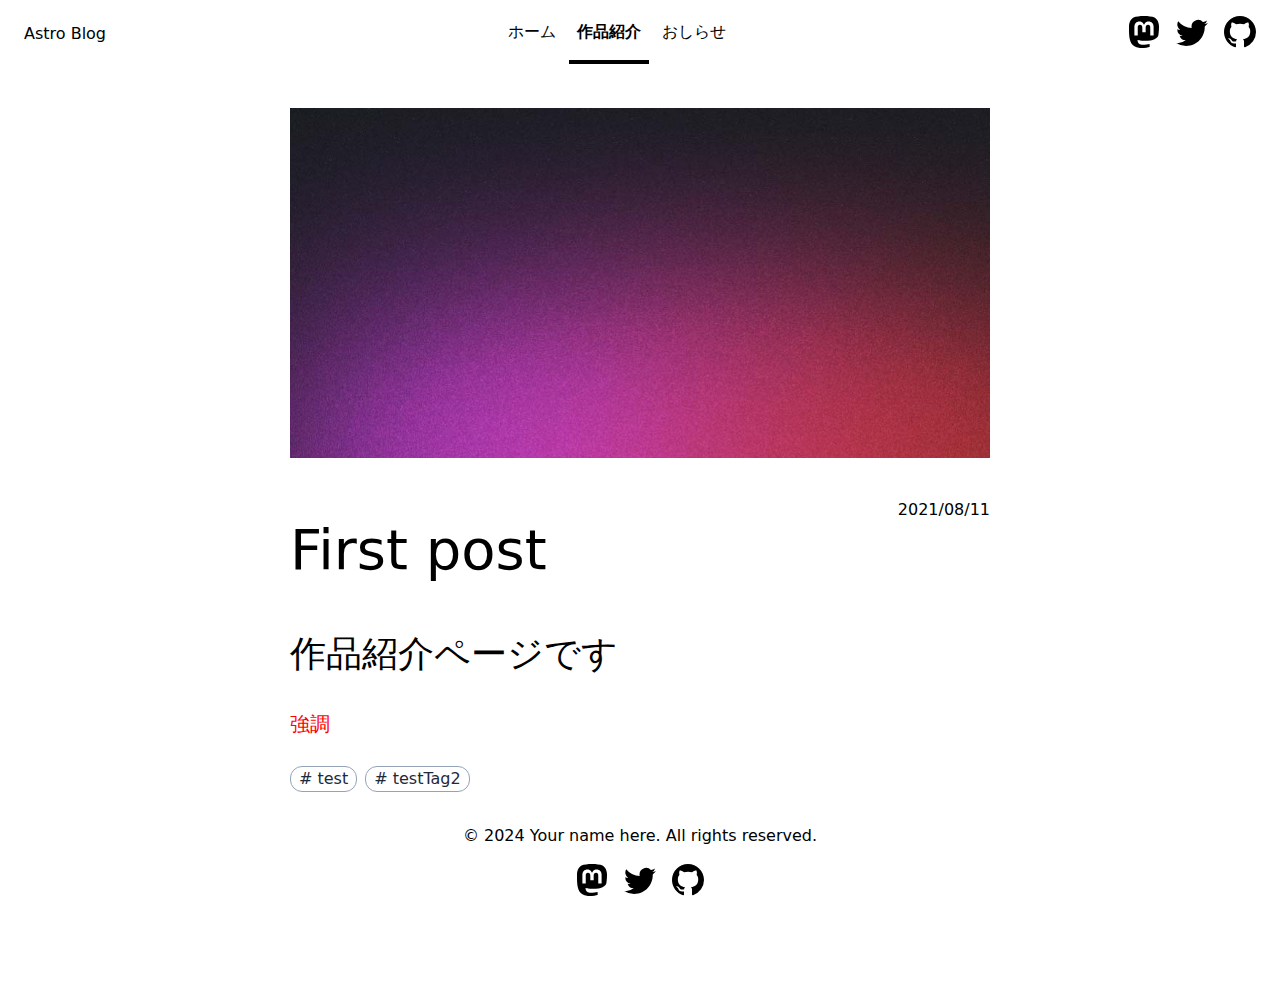
<file: works/work-test-copy/index.html>
<!DOCTYPE html><html lang="ja"> <head><!-- Global Metadata --><meta charset="utf-8"><meta name="viewport" content="width=device-width,initial-scale=1"><link rel="icon" type="image/svg+xml" href="/favicon.svg"><meta name="generator" content="Astro v5.1.1"><!-- Font preloads --><link rel="preload" href="/fonts/atkinson-regular.woff" as="font" type="font/woff" crossorigin><link rel="preload" href="/fonts/atkinson-bold.woff" as="font" type="font/woff" crossorigin><!-- Canonical URL --><link rel="canonical" href="https://swimmy-hachioji.github.io/works/work-test-copy/"><!-- Primary Meta Tags --><title>First post</title><meta name="title" content="First post"><meta name="description" content="Lorem ipsum dolor sit amet"><!-- Open Graph / Facebook --><meta property="og:type" content="website"><meta property="og:url" content="https://swimmy-hachioji.github.io/works/work-test-copy/"><meta property="og:title" content="First post"><meta property="og:description" content="Lorem ipsum dolor sit amet"><meta property="og:image" content="https://swimmy-hachioji.github.io/blog-placeholder-1.jpg"><!-- Twitter --><meta property="twitter:card" content="summary_large_image"><meta property="twitter:url" content="https://swimmy-hachioji.github.io/works/work-test-copy/"><meta property="twitter:title" content="First post"><meta property="twitter:description" content="Lorem ipsum dolor sit amet"><meta property="twitter:image" content="https://swimmy-hachioji.github.io/blog-placeholder-1.jpg"><link rel="stylesheet" href="/_astro/_slug_.DNLTn33c.css">
<style>html{font-size:14px}@media (min-width: 480px){html{font-size:16px}}body{overflow-wrap:anywhere}a[data-astro-cid-eimmu3lg]{display:inline-block;text-decoration:none}a[data-astro-cid-eimmu3lg].active{font-weight:bolder;text-decoration:underline}header[data-astro-cid-3ef6ksr2]{margin:0;padding:0 1em;background:#fff;box-shadow:0 2px 8px rgba(var(--black),5%)}h2[data-astro-cid-3ef6ksr2]{margin:0;font-size:1em}h2[data-astro-cid-3ef6ksr2] a[data-astro-cid-3ef6ksr2],h2[data-astro-cid-3ef6ksr2] a[data-astro-cid-3ef6ksr2].active{text-decoration:none}nav[data-astro-cid-3ef6ksr2]{display:flex;align-items:center;justify-content:space-between}nav[data-astro-cid-3ef6ksr2] a[data-astro-cid-3ef6ksr2]{padding:1em .5em;color:var(--black);border-bottom:4px solid transparent;text-decoration:none}nav[data-astro-cid-3ef6ksr2] a[data-astro-cid-3ef6ksr2].active{text-decoration:none;border-bottom-color:var(--accent)}.social-links[data-astro-cid-3ef6ksr2],.social-links[data-astro-cid-3ef6ksr2] a[data-astro-cid-3ef6ksr2]{display:flex}@media (max-width: 720px){.social-links[data-astro-cid-3ef6ksr2]{display:none}}footer[data-astro-cid-sz7xmlte]{padding:2em 1em 6em;background:linear-gradient(var(--gray-gradient)) no-repeat;color:rgb(var(--gray));text-align:center}.social-links[data-astro-cid-sz7xmlte]{display:flex;justify-content:center;gap:1em;margin-top:1em}.social-links[data-astro-cid-sz7xmlte] a[data-astro-cid-sz7xmlte]{text-decoration:none;color:rgb(var(--gray))}.social-links[data-astro-cid-sz7xmlte] a[data-astro-cid-sz7xmlte]:hover{color:rgb(var(--gray-dark))}
[data-astro-image]{width:100%;height:auto;-o-object-fit:var(--fit);object-fit:var(--fit);-o-object-position:var(--pos);object-position:var(--pos);aspect-ratio:var(--w) / var(--h)}[data-astro-image=responsive]{max-width:calc(var(--w) * 1px);max-height:calc(var(--h) * 1px)}[data-astro-image=fixed]{width:calc(var(--w) * 1px);height:calc(var(--h) * 1px)}
</style></head> <body> <header data-astro-cid-3ef6ksr2> <nav data-astro-cid-3ef6ksr2> <h2 data-astro-cid-3ef6ksr2><a href="/" data-astro-cid-3ef6ksr2>Astro Blog</a></h2> <div class="internal-links" data-astro-cid-3ef6ksr2> <a href="/" data-astro-cid-3ef6ksr2="true" data-astro-cid-eimmu3lg> ホーム </a>  <a href="/works" class="active" data-astro-cid-3ef6ksr2="true" data-astro-cid-eimmu3lg> 作品紹介 </a>  <a href="/announcements" data-astro-cid-3ef6ksr2="true" data-astro-cid-eimmu3lg> おしらせ </a>  </div> <div class="social-links" data-astro-cid-3ef6ksr2> <a href="https://m.webtoo.ls/@astro" target="_blank" data-astro-cid-3ef6ksr2> <span class="sr-only" data-astro-cid-3ef6ksr2>Follow Astro on Mastodon</span> <svg viewBox="0 0 16 16" aria-hidden="true" width="32" height="32" data-astro-cid-3ef6ksr2><path fill="currentColor" d="M11.19 12.195c2.016-.24 3.77-1.475 3.99-2.603.348-1.778.32-4.339.32-4.339 0-3.47-2.286-4.488-2.286-4.488C12.062.238 10.083.017 8.027 0h-.05C5.92.017 3.942.238 2.79.765c0 0-2.285 1.017-2.285 4.488l-.002.662c-.004.64-.007 1.35.011 2.091.083 3.394.626 6.74 3.78 7.57 1.454.383 2.703.463 3.709.408 1.823-.1 2.847-.647 2.847-.647l-.06-1.317s-1.303.41-2.767.36c-1.45-.05-2.98-.156-3.215-1.928a3.614 3.614 0 0 1-.033-.496s1.424.346 3.228.428c1.103.05 2.137-.064 3.188-.189zm1.613-2.47H11.13v-4.08c0-.859-.364-1.295-1.091-1.295-.804 0-1.207.517-1.207 1.541v2.233H7.168V5.89c0-1.024-.403-1.541-1.207-1.541-.727 0-1.091.436-1.091 1.296v4.079H3.197V5.522c0-.859.22-1.541.66-2.046.456-.505 1.052-.764 1.793-.764.856 0 1.504.328 1.933.983L8 4.39l.417-.695c.429-.655 1.077-.983 1.934-.983.74 0 1.336.259 1.791.764.442.505.661 1.187.661 2.046v4.203z" data-astro-cid-3ef6ksr2></path></svg> </a> <a href="https://twitter.com/astrodotbuild" target="_blank" data-astro-cid-3ef6ksr2> <span class="sr-only" data-astro-cid-3ef6ksr2>Follow Astro on Twitter</span> <svg viewBox="0 0 16 16" aria-hidden="true" width="32" height="32" data-astro-cid-3ef6ksr2><path fill="currentColor" d="M5.026 15c6.038 0 9.341-5.003 9.341-9.334 0-.14 0-.282-.006-.422A6.685 6.685 0 0 0 16 3.542a6.658 6.658 0 0 1-1.889.518 3.301 3.301 0 0 0 1.447-1.817 6.533 6.533 0 0 1-2.087.793A3.286 3.286 0 0 0 7.875 6.03a9.325 9.325 0 0 1-6.767-3.429 3.289 3.289 0 0 0 1.018 4.382A3.323 3.323 0 0 1 .64 6.575v.045a3.288 3.288 0 0 0 2.632 3.218 3.203 3.203 0 0 1-.865.115 3.23 3.23 0 0 1-.614-.057 3.283 3.283 0 0 0 3.067 2.277A6.588 6.588 0 0 1 .78 13.58a6.32 6.32 0 0 1-.78-.045A9.344 9.344 0 0 0 5.026 15z" data-astro-cid-3ef6ksr2></path></svg> </a> <a href="https://github.com/withastro/astro" target="_blank" data-astro-cid-3ef6ksr2> <span class="sr-only" data-astro-cid-3ef6ksr2>Go to Astro's GitHub repo</span> <svg viewBox="0 0 16 16" aria-hidden="true" width="32" height="32" data-astro-cid-3ef6ksr2><path fill="currentColor" d="M8 0C3.58 0 0 3.58 0 8c0 3.54 2.29 6.53 5.47 7.59.4.07.55-.17.55-.38 0-.19-.01-.82-.01-1.49-2.01.37-2.53-.49-2.69-.94-.09-.23-.48-.94-.82-1.13-.28-.15-.68-.52-.01-.53.63-.01 1.08.58 1.23.82.72 1.21 1.87.87 2.33.66.07-.52.28-.87.51-1.07-1.78-.2-3.64-.89-3.64-3.95 0-.87.31-1.59.82-2.15-.08-.2-.36-1.02.08-2.12 0 0 .67-.21 2.2.82.64-.18 1.32-.27 2-.27.68 0 1.36.09 2 .27 1.53-1.04 2.2-.82 2.2-.82.44 1.1.16 1.92.08 2.12.51.56.82 1.27.82 2.15 0 3.07-1.87 3.75-3.65 3.95.29.25.54.73.54 1.48 0 1.07-.01 1.93-.01 2.2 0 .21.15.46.55.38A8.012 8.012 0 0 0 16 8c0-4.42-3.58-8-8-8z" data-astro-cid-3ef6ksr2></path></svg> </a> </div> </nav> </header>  <main>  <article class="prose-sm md:prose-lg lg:prose-xl 
		prose-img:mx-auto prose-img:max-h-screen prose-img:w-auto
		w-11/12 max-w-[700px] mx-auto"> <div> <img width="1020" height="510" src="/blog-placeholder-3.jpg" alt=""> </div> <div> <div class="text-sm md:text-base text-right"> <time datetime="2021-08-11T00:00:00.000Z"> 2021/08/11 </time>  </div> <h1>First post</h1>  <h2 id="作品紹介ページです">作品紹介ページです</h2>
<p style="color: red;">強調</p>  </div> <div class="flex items-start gap-2 mt-4"> <a class="px-1 md:px-2 text-xs text-slate-800 md:text-base border border-slate-400 rounded-xl hover:bg-slate-200 whitespace-nowrap" href="/tags/test"># test</a><a class="px-1 md:px-2 text-xs text-slate-800 md:text-base border border-slate-400 rounded-xl hover:bg-slate-200 whitespace-nowrap" href="/tags/testTag2"># testTag2</a> </div> </article>  </main> <footer data-astro-cid-sz7xmlte>
&copy; 2024 Your name here. All rights reserved.
<div class="social-links" data-astro-cid-sz7xmlte> <a href="https://m.webtoo.ls/@astro" target="_blank" data-astro-cid-sz7xmlte> <span class="sr-only" data-astro-cid-sz7xmlte>Follow Astro on Mastodon</span> <svg viewBox="0 0 16 16" aria-hidden="true" width="32" height="32" astro-icon="social/mastodon" data-astro-cid-sz7xmlte><path fill="currentColor" d="M11.19 12.195c2.016-.24 3.77-1.475 3.99-2.603.348-1.778.32-4.339.32-4.339 0-3.47-2.286-4.488-2.286-4.488C12.062.238 10.083.017 8.027 0h-.05C5.92.017 3.942.238 2.79.765c0 0-2.285 1.017-2.285 4.488l-.002.662c-.004.64-.007 1.35.011 2.091.083 3.394.626 6.74 3.78 7.57 1.454.383 2.703.463 3.709.408 1.823-.1 2.847-.647 2.847-.647l-.06-1.317s-1.303.41-2.767.36c-1.45-.05-2.98-.156-3.215-1.928a3.614 3.614 0 0 1-.033-.496s1.424.346 3.228.428c1.103.05 2.137-.064 3.188-.189zm1.613-2.47H11.13v-4.08c0-.859-.364-1.295-1.091-1.295-.804 0-1.207.517-1.207 1.541v2.233H7.168V5.89c0-1.024-.403-1.541-1.207-1.541-.727 0-1.091.436-1.091 1.296v4.079H3.197V5.522c0-.859.22-1.541.66-2.046.456-.505 1.052-.764 1.793-.764.856 0 1.504.328 1.933.983L8 4.39l.417-.695c.429-.655 1.077-.983 1.934-.983.74 0 1.336.259 1.791.764.442.505.661 1.187.661 2.046v4.203z" data-astro-cid-sz7xmlte></path></svg> </a> <a href="https://twitter.com/astrodotbuild" target="_blank" data-astro-cid-sz7xmlte> <span class="sr-only" data-astro-cid-sz7xmlte>Follow Astro on Twitter</span> <svg viewBox="0 0 16 16" aria-hidden="true" width="32" height="32" astro-icon="social/twitter" data-astro-cid-sz7xmlte><path fill="currentColor" d="M5.026 15c6.038 0 9.341-5.003 9.341-9.334 0-.14 0-.282-.006-.422A6.685 6.685 0 0 0 16 3.542a6.658 6.658 0 0 1-1.889.518 3.301 3.301 0 0 0 1.447-1.817 6.533 6.533 0 0 1-2.087.793A3.286 3.286 0 0 0 7.875 6.03a9.325 9.325 0 0 1-6.767-3.429 3.289 3.289 0 0 0 1.018 4.382A3.323 3.323 0 0 1 .64 6.575v.045a3.288 3.288 0 0 0 2.632 3.218 3.203 3.203 0 0 1-.865.115 3.23 3.23 0 0 1-.614-.057 3.283 3.283 0 0 0 3.067 2.277A6.588 6.588 0 0 1 .78 13.58a6.32 6.32 0 0 1-.78-.045A9.344 9.344 0 0 0 5.026 15z" data-astro-cid-sz7xmlte></path></svg> </a> <a href="https://github.com/withastro/astro" target="_blank" data-astro-cid-sz7xmlte> <span class="sr-only" data-astro-cid-sz7xmlte>Go to Astro's GitHub repo</span> <svg viewBox="0 0 16 16" aria-hidden="true" width="32" height="32" astro-icon="social/github" data-astro-cid-sz7xmlte><path fill="currentColor" d="M8 0C3.58 0 0 3.58 0 8c0 3.54 2.29 6.53 5.47 7.59.4.07.55-.17.55-.38 0-.19-.01-.82-.01-1.49-2.01.37-2.53-.49-2.69-.94-.09-.23-.48-.94-.82-1.13-.28-.15-.68-.52-.01-.53.63-.01 1.08.58 1.23.82.72 1.21 1.87.87 2.33.66.07-.52.28-.87.51-1.07-1.78-.2-3.64-.89-3.64-3.95 0-.87.31-1.59.82-2.15-.08-.2-.36-1.02.08-2.12 0 0 .67-.21 2.2.82.64-.18 1.32-.27 2-.27.68 0 1.36.09 2 .27 1.53-1.04 2.2-.82 2.2-.82.44 1.1.16 1.92.08 2.12.51.56.82 1.27.82 2.15 0 3.07-1.87 3.75-3.65 3.95.29.25.54.73.54 1.48 0 1.07-.01 1.93-.01 2.2 0 .21.15.46.55.38A8.012 8.012 0 0 0 16 8c0-4.42-3.58-8-8-8z" data-astro-cid-sz7xmlte></path></svg> </a> </div> </footer>  </body></html>
</file>
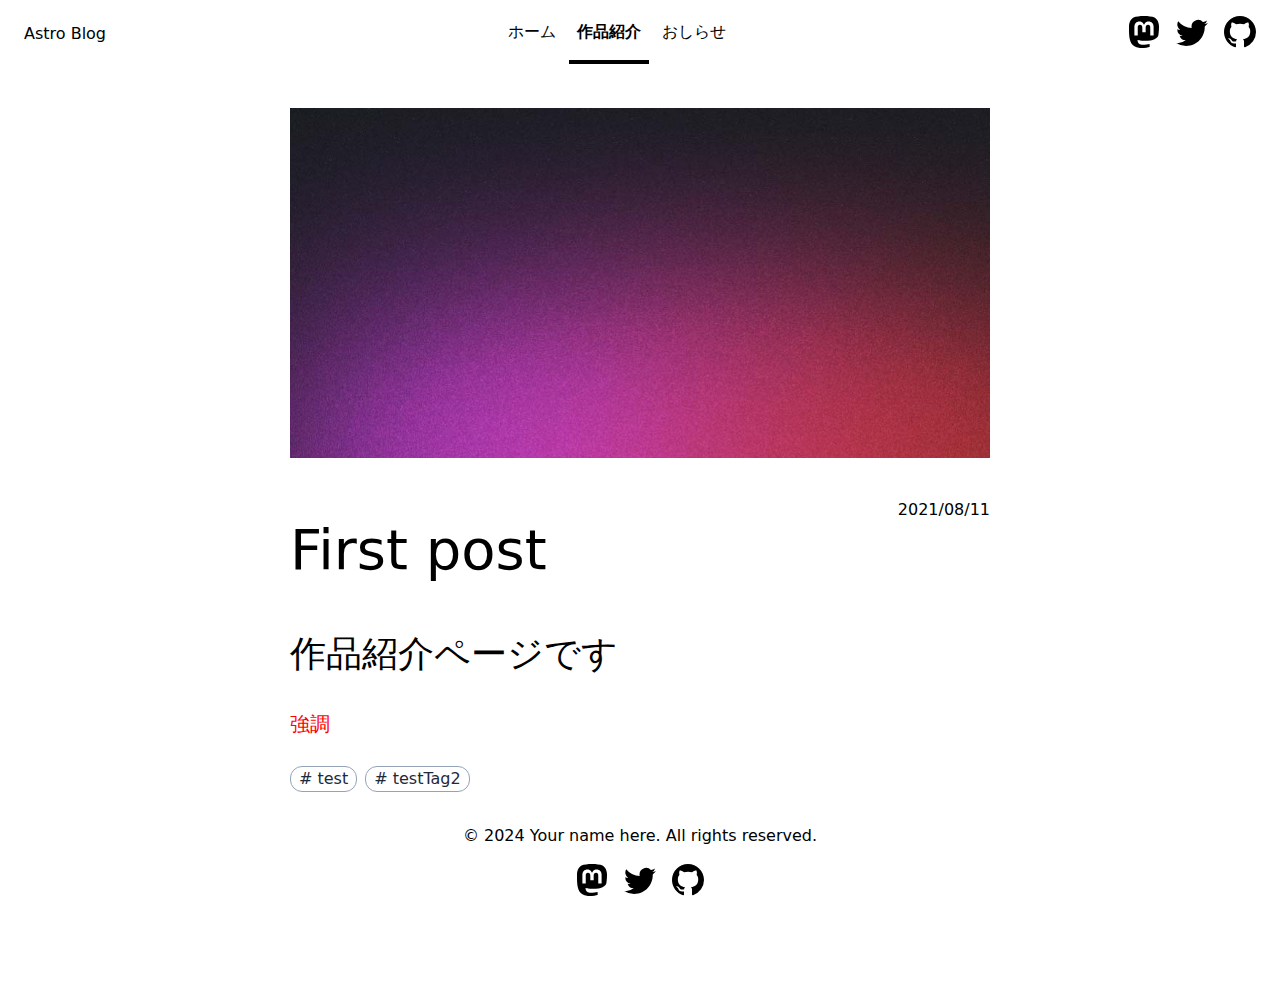
<file: works/work-test/index.html>
<!DOCTYPE html><html lang="ja"> <head><!-- Global Metadata --><meta charset="utf-8"><meta name="viewport" content="width=device-width,initial-scale=1"><link rel="icon" type="image/svg+xml" href="/favicon.svg"><meta name="generator" content="Astro v5.1.1"><!-- Font preloads --><link rel="preload" href="/fonts/atkinson-regular.woff" as="font" type="font/woff" crossorigin><link rel="preload" href="/fonts/atkinson-bold.woff" as="font" type="font/woff" crossorigin><!-- Canonical URL --><link rel="canonical" href="https://swimmy-hachioji.github.io/works/work-test/"><!-- Primary Meta Tags --><title>First post</title><meta name="title" content="First post"><meta name="description" content="Lorem ipsum dolor sit amet"><!-- Open Graph / Facebook --><meta property="og:type" content="website"><meta property="og:url" content="https://swimmy-hachioji.github.io/works/work-test/"><meta property="og:title" content="First post"><meta property="og:description" content="Lorem ipsum dolor sit amet"><meta property="og:image" content="https://swimmy-hachioji.github.io/blog-placeholder-1.jpg"><!-- Twitter --><meta property="twitter:card" content="summary_large_image"><meta property="twitter:url" content="https://swimmy-hachioji.github.io/works/work-test/"><meta property="twitter:title" content="First post"><meta property="twitter:description" content="Lorem ipsum dolor sit amet"><meta property="twitter:image" content="https://swimmy-hachioji.github.io/blog-placeholder-1.jpg"><link rel="stylesheet" href="/_astro/_slug_.DNLTn33c.css">
<style>html{font-size:14px}@media (min-width: 480px){html{font-size:16px}}body{overflow-wrap:anywhere}a[data-astro-cid-eimmu3lg]{display:inline-block;text-decoration:none}a[data-astro-cid-eimmu3lg].active{font-weight:bolder;text-decoration:underline}header[data-astro-cid-3ef6ksr2]{margin:0;padding:0 1em;background:#fff;box-shadow:0 2px 8px rgba(var(--black),5%)}h2[data-astro-cid-3ef6ksr2]{margin:0;font-size:1em}h2[data-astro-cid-3ef6ksr2] a[data-astro-cid-3ef6ksr2],h2[data-astro-cid-3ef6ksr2] a[data-astro-cid-3ef6ksr2].active{text-decoration:none}nav[data-astro-cid-3ef6ksr2]{display:flex;align-items:center;justify-content:space-between}nav[data-astro-cid-3ef6ksr2] a[data-astro-cid-3ef6ksr2]{padding:1em .5em;color:var(--black);border-bottom:4px solid transparent;text-decoration:none}nav[data-astro-cid-3ef6ksr2] a[data-astro-cid-3ef6ksr2].active{text-decoration:none;border-bottom-color:var(--accent)}.social-links[data-astro-cid-3ef6ksr2],.social-links[data-astro-cid-3ef6ksr2] a[data-astro-cid-3ef6ksr2]{display:flex}@media (max-width: 720px){.social-links[data-astro-cid-3ef6ksr2]{display:none}}footer[data-astro-cid-sz7xmlte]{padding:2em 1em 6em;background:linear-gradient(var(--gray-gradient)) no-repeat;color:rgb(var(--gray));text-align:center}.social-links[data-astro-cid-sz7xmlte]{display:flex;justify-content:center;gap:1em;margin-top:1em}.social-links[data-astro-cid-sz7xmlte] a[data-astro-cid-sz7xmlte]{text-decoration:none;color:rgb(var(--gray))}.social-links[data-astro-cid-sz7xmlte] a[data-astro-cid-sz7xmlte]:hover{color:rgb(var(--gray-dark))}
[data-astro-image]{width:100%;height:auto;-o-object-fit:var(--fit);object-fit:var(--fit);-o-object-position:var(--pos);object-position:var(--pos);aspect-ratio:var(--w) / var(--h)}[data-astro-image=responsive]{max-width:calc(var(--w) * 1px);max-height:calc(var(--h) * 1px)}[data-astro-image=fixed]{width:calc(var(--w) * 1px);height:calc(var(--h) * 1px)}
</style></head> <body> <header data-astro-cid-3ef6ksr2> <nav data-astro-cid-3ef6ksr2> <h2 data-astro-cid-3ef6ksr2><a href="/" data-astro-cid-3ef6ksr2>Astro Blog</a></h2> <div class="internal-links" data-astro-cid-3ef6ksr2> <a href="/" data-astro-cid-3ef6ksr2="true" data-astro-cid-eimmu3lg> ホーム </a>  <a href="/works" class="active" data-astro-cid-3ef6ksr2="true" data-astro-cid-eimmu3lg> 作品紹介 </a>  <a href="/announcements" data-astro-cid-3ef6ksr2="true" data-astro-cid-eimmu3lg> おしらせ </a>  </div> <div class="social-links" data-astro-cid-3ef6ksr2> <a href="https://m.webtoo.ls/@astro" target="_blank" data-astro-cid-3ef6ksr2> <span class="sr-only" data-astro-cid-3ef6ksr2>Follow Astro on Mastodon</span> <svg viewBox="0 0 16 16" aria-hidden="true" width="32" height="32" data-astro-cid-3ef6ksr2><path fill="currentColor" d="M11.19 12.195c2.016-.24 3.77-1.475 3.99-2.603.348-1.778.32-4.339.32-4.339 0-3.47-2.286-4.488-2.286-4.488C12.062.238 10.083.017 8.027 0h-.05C5.92.017 3.942.238 2.79.765c0 0-2.285 1.017-2.285 4.488l-.002.662c-.004.64-.007 1.35.011 2.091.083 3.394.626 6.74 3.78 7.57 1.454.383 2.703.463 3.709.408 1.823-.1 2.847-.647 2.847-.647l-.06-1.317s-1.303.41-2.767.36c-1.45-.05-2.98-.156-3.215-1.928a3.614 3.614 0 0 1-.033-.496s1.424.346 3.228.428c1.103.05 2.137-.064 3.188-.189zm1.613-2.47H11.13v-4.08c0-.859-.364-1.295-1.091-1.295-.804 0-1.207.517-1.207 1.541v2.233H7.168V5.89c0-1.024-.403-1.541-1.207-1.541-.727 0-1.091.436-1.091 1.296v4.079H3.197V5.522c0-.859.22-1.541.66-2.046.456-.505 1.052-.764 1.793-.764.856 0 1.504.328 1.933.983L8 4.39l.417-.695c.429-.655 1.077-.983 1.934-.983.74 0 1.336.259 1.791.764.442.505.661 1.187.661 2.046v4.203z" data-astro-cid-3ef6ksr2></path></svg> </a> <a href="https://twitter.com/astrodotbuild" target="_blank" data-astro-cid-3ef6ksr2> <span class="sr-only" data-astro-cid-3ef6ksr2>Follow Astro on Twitter</span> <svg viewBox="0 0 16 16" aria-hidden="true" width="32" height="32" data-astro-cid-3ef6ksr2><path fill="currentColor" d="M5.026 15c6.038 0 9.341-5.003 9.341-9.334 0-.14 0-.282-.006-.422A6.685 6.685 0 0 0 16 3.542a6.658 6.658 0 0 1-1.889.518 3.301 3.301 0 0 0 1.447-1.817 6.533 6.533 0 0 1-2.087.793A3.286 3.286 0 0 0 7.875 6.03a9.325 9.325 0 0 1-6.767-3.429 3.289 3.289 0 0 0 1.018 4.382A3.323 3.323 0 0 1 .64 6.575v.045a3.288 3.288 0 0 0 2.632 3.218 3.203 3.203 0 0 1-.865.115 3.23 3.23 0 0 1-.614-.057 3.283 3.283 0 0 0 3.067 2.277A6.588 6.588 0 0 1 .78 13.58a6.32 6.32 0 0 1-.78-.045A9.344 9.344 0 0 0 5.026 15z" data-astro-cid-3ef6ksr2></path></svg> </a> <a href="https://github.com/withastro/astro" target="_blank" data-astro-cid-3ef6ksr2> <span class="sr-only" data-astro-cid-3ef6ksr2>Go to Astro's GitHub repo</span> <svg viewBox="0 0 16 16" aria-hidden="true" width="32" height="32" data-astro-cid-3ef6ksr2><path fill="currentColor" d="M8 0C3.58 0 0 3.58 0 8c0 3.54 2.29 6.53 5.47 7.59.4.07.55-.17.55-.38 0-.19-.01-.82-.01-1.49-2.01.37-2.53-.49-2.69-.94-.09-.23-.48-.94-.82-1.13-.28-.15-.68-.52-.01-.53.63-.01 1.08.58 1.23.82.72 1.21 1.87.87 2.33.66.07-.52.28-.87.51-1.07-1.78-.2-3.64-.89-3.64-3.95 0-.87.31-1.59.82-2.15-.08-.2-.36-1.02.08-2.12 0 0 .67-.21 2.2.82.64-.18 1.32-.27 2-.27.68 0 1.36.09 2 .27 1.53-1.04 2.2-.82 2.2-.82.44 1.1.16 1.92.08 2.12.51.56.82 1.27.82 2.15 0 3.07-1.87 3.75-3.65 3.95.29.25.54.73.54 1.48 0 1.07-.01 1.93-.01 2.2 0 .21.15.46.55.38A8.012 8.012 0 0 0 16 8c0-4.42-3.58-8-8-8z" data-astro-cid-3ef6ksr2></path></svg> </a> </div> </nav> </header>  <main>  <article class="prose-sm md:prose-lg lg:prose-xl 
		prose-img:mx-auto prose-img:max-h-screen prose-img:w-auto
		w-11/12 max-w-[700px] mx-auto"> <div> <img width="1020" height="510" src="/blog-placeholder-3.jpg" alt=""> </div> <div> <div class="text-sm md:text-base text-right"> <time datetime="2021-08-11T00:00:00.000Z"> 2021/08/11 </time>  </div> <h1>First post</h1>  <h2 id="作品紹介ページです">作品紹介ページです</h2>
<p style="color: red;">強調</p>  </div> <div class="flex items-start gap-2 mt-4"> <a class="px-1 md:px-2 text-xs text-slate-800 md:text-base border border-slate-400 rounded-xl hover:bg-slate-200 whitespace-nowrap" href="/tags/test"># test</a><a class="px-1 md:px-2 text-xs text-slate-800 md:text-base border border-slate-400 rounded-xl hover:bg-slate-200 whitespace-nowrap" href="/tags/testTag2"># testTag2</a> </div> </article>  </main> <footer data-astro-cid-sz7xmlte>
&copy; 2024 Your name here. All rights reserved.
<div class="social-links" data-astro-cid-sz7xmlte> <a href="https://m.webtoo.ls/@astro" target="_blank" data-astro-cid-sz7xmlte> <span class="sr-only" data-astro-cid-sz7xmlte>Follow Astro on Mastodon</span> <svg viewBox="0 0 16 16" aria-hidden="true" width="32" height="32" astro-icon="social/mastodon" data-astro-cid-sz7xmlte><path fill="currentColor" d="M11.19 12.195c2.016-.24 3.77-1.475 3.99-2.603.348-1.778.32-4.339.32-4.339 0-3.47-2.286-4.488-2.286-4.488C12.062.238 10.083.017 8.027 0h-.05C5.92.017 3.942.238 2.79.765c0 0-2.285 1.017-2.285 4.488l-.002.662c-.004.64-.007 1.35.011 2.091.083 3.394.626 6.74 3.78 7.57 1.454.383 2.703.463 3.709.408 1.823-.1 2.847-.647 2.847-.647l-.06-1.317s-1.303.41-2.767.36c-1.45-.05-2.98-.156-3.215-1.928a3.614 3.614 0 0 1-.033-.496s1.424.346 3.228.428c1.103.05 2.137-.064 3.188-.189zm1.613-2.47H11.13v-4.08c0-.859-.364-1.295-1.091-1.295-.804 0-1.207.517-1.207 1.541v2.233H7.168V5.89c0-1.024-.403-1.541-1.207-1.541-.727 0-1.091.436-1.091 1.296v4.079H3.197V5.522c0-.859.22-1.541.66-2.046.456-.505 1.052-.764 1.793-.764.856 0 1.504.328 1.933.983L8 4.39l.417-.695c.429-.655 1.077-.983 1.934-.983.74 0 1.336.259 1.791.764.442.505.661 1.187.661 2.046v4.203z" data-astro-cid-sz7xmlte></path></svg> </a> <a href="https://twitter.com/astrodotbuild" target="_blank" data-astro-cid-sz7xmlte> <span class="sr-only" data-astro-cid-sz7xmlte>Follow Astro on Twitter</span> <svg viewBox="0 0 16 16" aria-hidden="true" width="32" height="32" astro-icon="social/twitter" data-astro-cid-sz7xmlte><path fill="currentColor" d="M5.026 15c6.038 0 9.341-5.003 9.341-9.334 0-.14 0-.282-.006-.422A6.685 6.685 0 0 0 16 3.542a6.658 6.658 0 0 1-1.889.518 3.301 3.301 0 0 0 1.447-1.817 6.533 6.533 0 0 1-2.087.793A3.286 3.286 0 0 0 7.875 6.03a9.325 9.325 0 0 1-6.767-3.429 3.289 3.289 0 0 0 1.018 4.382A3.323 3.323 0 0 1 .64 6.575v.045a3.288 3.288 0 0 0 2.632 3.218 3.203 3.203 0 0 1-.865.115 3.23 3.23 0 0 1-.614-.057 3.283 3.283 0 0 0 3.067 2.277A6.588 6.588 0 0 1 .78 13.58a6.32 6.32 0 0 1-.78-.045A9.344 9.344 0 0 0 5.026 15z" data-astro-cid-sz7xmlte></path></svg> </a> <a href="https://github.com/withastro/astro" target="_blank" data-astro-cid-sz7xmlte> <span class="sr-only" data-astro-cid-sz7xmlte>Go to Astro's GitHub repo</span> <svg viewBox="0 0 16 16" aria-hidden="true" width="32" height="32" astro-icon="social/github" data-astro-cid-sz7xmlte><path fill="currentColor" d="M8 0C3.58 0 0 3.58 0 8c0 3.54 2.29 6.53 5.47 7.59.4.07.55-.17.55-.38 0-.19-.01-.82-.01-1.49-2.01.37-2.53-.49-2.69-.94-.09-.23-.48-.94-.82-1.13-.28-.15-.68-.52-.01-.53.63-.01 1.08.58 1.23.82.72 1.21 1.87.87 2.33.66.07-.52.28-.87.51-1.07-1.78-.2-3.64-.89-3.64-3.95 0-.87.31-1.59.82-2.15-.08-.2-.36-1.02.08-2.12 0 0 .67-.21 2.2.82.64-.18 1.32-.27 2-.27.68 0 1.36.09 2 .27 1.53-1.04 2.2-.82 2.2-.82.44 1.1.16 1.92.08 2.12.51.56.82 1.27.82 2.15 0 3.07-1.87 3.75-3.65 3.95.29.25.54.73.54 1.48 0 1.07-.01 1.93-.01 2.2 0 .21.15.46.55.38A8.012 8.012 0 0 0 16 8c0-4.42-3.58-8-8-8z" data-astro-cid-sz7xmlte></path></svg> </a> </div> </footer>  </body></html>
</file>
<file: _astro/_slug_.DNLTn33c.css>
*,:before,:after{--tw-border-spacing-x: 0;--tw-border-spacing-y: 0;--tw-translate-x: 0;--tw-translate-y: 0;--tw-rotate: 0;--tw-skew-x: 0;--tw-skew-y: 0;--tw-scale-x: 1;--tw-scale-y: 1;--tw-pan-x: ;--tw-pan-y: ;--tw-pinch-zoom: ;--tw-scroll-snap-strictness: proximity;--tw-gradient-from-position: ;--tw-gradient-via-position: ;--tw-gradient-to-position: ;--tw-ordinal: ;--tw-slashed-zero: ;--tw-numeric-figure: ;--tw-numeric-spacing: ;--tw-numeric-fraction: ;--tw-ring-inset: ;--tw-ring-offset-width: 0px;--tw-ring-offset-color: #fff;--tw-ring-color: rgb(59 130 246 / .5);--tw-ring-offset-shadow: 0 0 #0000;--tw-ring-shadow: 0 0 #0000;--tw-shadow: 0 0 #0000;--tw-shadow-colored: 0 0 #0000;--tw-blur: ;--tw-brightness: ;--tw-contrast: ;--tw-grayscale: ;--tw-hue-rotate: ;--tw-invert: ;--tw-saturate: ;--tw-sepia: ;--tw-drop-shadow: ;--tw-backdrop-blur: ;--tw-backdrop-brightness: ;--tw-backdrop-contrast: ;--tw-backdrop-grayscale: ;--tw-backdrop-hue-rotate: ;--tw-backdrop-invert: ;--tw-backdrop-opacity: ;--tw-backdrop-saturate: ;--tw-backdrop-sepia: ;--tw-contain-size: ;--tw-contain-layout: ;--tw-contain-paint: ;--tw-contain-style: }::backdrop{--tw-border-spacing-x: 0;--tw-border-spacing-y: 0;--tw-translate-x: 0;--tw-translate-y: 0;--tw-rotate: 0;--tw-skew-x: 0;--tw-skew-y: 0;--tw-scale-x: 1;--tw-scale-y: 1;--tw-pan-x: ;--tw-pan-y: ;--tw-pinch-zoom: ;--tw-scroll-snap-strictness: proximity;--tw-gradient-from-position: ;--tw-gradient-via-position: ;--tw-gradient-to-position: ;--tw-ordinal: ;--tw-slashed-zero: ;--tw-numeric-figure: ;--tw-numeric-spacing: ;--tw-numeric-fraction: ;--tw-ring-inset: ;--tw-ring-offset-width: 0px;--tw-ring-offset-color: #fff;--tw-ring-color: rgb(59 130 246 / .5);--tw-ring-offset-shadow: 0 0 #0000;--tw-ring-shadow: 0 0 #0000;--tw-shadow: 0 0 #0000;--tw-shadow-colored: 0 0 #0000;--tw-blur: ;--tw-brightness: ;--tw-contrast: ;--tw-grayscale: ;--tw-hue-rotate: ;--tw-invert: ;--tw-saturate: ;--tw-sepia: ;--tw-drop-shadow: ;--tw-backdrop-blur: ;--tw-backdrop-brightness: ;--tw-backdrop-contrast: ;--tw-backdrop-grayscale: ;--tw-backdrop-hue-rotate: ;--tw-backdrop-invert: ;--tw-backdrop-opacity: ;--tw-backdrop-saturate: ;--tw-backdrop-sepia: ;--tw-contain-size: ;--tw-contain-layout: ;--tw-contain-paint: ;--tw-contain-style: }*,:before,:after{box-sizing:border-box;border-width:0;border-style:solid;border-color:#e5e7eb}:before,:after{--tw-content: ""}html,:host{line-height:1.5;-webkit-text-size-adjust:100%;-moz-tab-size:4;-o-tab-size:4;tab-size:4;font-family:ui-sans-serif,system-ui,sans-serif,"Apple Color Emoji","Segoe UI Emoji",Segoe UI Symbol,"Noto Color Emoji";font-feature-settings:normal;font-variation-settings:normal;-webkit-tap-highlight-color:transparent}body{margin:0;line-height:inherit}hr{height:0;color:inherit;border-top-width:1px}abbr:where([title]){-webkit-text-decoration:underline dotted;text-decoration:underline dotted}h1,h2,h3,h4,h5,h6{font-size:inherit;font-weight:inherit}a{color:inherit;text-decoration:inherit}b,strong{font-weight:bolder}code,kbd,samp,pre{font-family:ui-monospace,SFMono-Regular,Menlo,Monaco,Consolas,Liberation Mono,Courier New,monospace;font-feature-settings:normal;font-variation-settings:normal;font-size:1em}small{font-size:80%}sub,sup{font-size:75%;line-height:0;position:relative;vertical-align:baseline}sub{bottom:-.25em}sup{top:-.5em}table{text-indent:0;border-color:inherit;border-collapse:collapse}button,input,optgroup,select,textarea{font-family:inherit;font-feature-settings:inherit;font-variation-settings:inherit;font-size:100%;font-weight:inherit;line-height:inherit;letter-spacing:inherit;color:inherit;margin:0;padding:0}button,select{text-transform:none}button,input:where([type=button]),input:where([type=reset]),input:where([type=submit]){-webkit-appearance:button;background-color:transparent;background-image:none}:-moz-focusring{outline:auto}:-moz-ui-invalid{box-shadow:none}progress{vertical-align:baseline}::-webkit-inner-spin-button,::-webkit-outer-spin-button{height:auto}[type=search]{-webkit-appearance:textfield;outline-offset:-2px}::-webkit-search-decoration{-webkit-appearance:none}::-webkit-file-upload-button{-webkit-appearance:button;font:inherit}summary{display:list-item}blockquote,dl,dd,h1,h2,h3,h4,h5,h6,hr,figure,p,pre{margin:0}fieldset{margin:0;padding:0}legend{padding:0}ol,ul,menu{list-style:none;margin:0;padding:0}dialog{padding:0}textarea{resize:vertical}input::-moz-placeholder,textarea::-moz-placeholder{opacity:1;color:#9ca3af}input::placeholder,textarea::placeholder{opacity:1;color:#9ca3af}button,[role=button]{cursor:pointer}:disabled{cursor:default}img,svg,video,canvas,audio,iframe,embed,object{display:block;vertical-align:middle}img,video{max-width:100%;height:auto}[hidden]:where(:not([hidden=until-found])){display:none}.prose-sm{font-size:.875rem;line-height:1.7142857}.prose-sm :where(p):not(:where([class~=not-prose],[class~=not-prose] *)){margin-top:1.1428571em;margin-bottom:1.1428571em}.prose-sm :where([class~=lead]):not(:where([class~=not-prose],[class~=not-prose] *)){font-size:1.2857143em;line-height:1.5555556;margin-top:.8888889em;margin-bottom:.8888889em}.prose-sm :where(blockquote):not(:where([class~=not-prose],[class~=not-prose] *)){margin-top:1.3333333em;margin-bottom:1.3333333em;padding-inline-start:1.1111111em}.prose-sm :where(h1):not(:where([class~=not-prose],[class~=not-prose] *)){font-size:2.1428571em;margin-top:0;margin-bottom:.8em;line-height:1.2}.prose-sm :where(h2):not(:where([class~=not-prose],[class~=not-prose] *)){font-size:1.4285714em;margin-top:1.6em;margin-bottom:.8em;line-height:1.4}.prose-sm :where(h3):not(:where([class~=not-prose],[class~=not-prose] *)){font-size:1.2857143em;margin-top:1.5555556em;margin-bottom:.4444444em;line-height:1.5555556}.prose-sm :where(h4):not(:where([class~=not-prose],[class~=not-prose] *)){margin-top:1.4285714em;margin-bottom:.5714286em;line-height:1.4285714}.prose-sm :where(img):not(:where([class~=not-prose],[class~=not-prose] *)){margin-top:1.7142857em;margin-bottom:1.7142857em}.prose-sm :where(picture):not(:where([class~=not-prose],[class~=not-prose] *)){margin-top:1.7142857em;margin-bottom:1.7142857em}.prose-sm :where(picture>img):not(:where([class~=not-prose],[class~=not-prose] *)){margin-top:0;margin-bottom:0}.prose-sm :where(video):not(:where([class~=not-prose],[class~=not-prose] *)){margin-top:1.7142857em;margin-bottom:1.7142857em}.prose-sm :where(kbd):not(:where([class~=not-prose],[class~=not-prose] *)){font-size:.8571429em;border-radius:.3125rem;padding-top:.1428571em;padding-inline-end:.3571429em;padding-bottom:.1428571em;padding-inline-start:.3571429em}.prose-sm :where(code):not(:where([class~=not-prose],[class~=not-prose] *)){font-size:.8571429em}.prose-sm :where(h2 code):not(:where([class~=not-prose],[class~=not-prose] *)){font-size:.9em}.prose-sm :where(h3 code):not(:where([class~=not-prose],[class~=not-prose] *)){font-size:.8888889em}.prose-sm :where(pre):not(:where([class~=not-prose],[class~=not-prose] *)){font-size:.8571429em;line-height:1.6666667;margin-top:1.6666667em;margin-bottom:1.6666667em;border-radius:.25rem;padding-top:.6666667em;padding-inline-end:1em;padding-bottom:.6666667em;padding-inline-start:1em}.prose-sm :where(ol):not(:where([class~=not-prose],[class~=not-prose] *)){margin-top:1.1428571em;margin-bottom:1.1428571em;padding-inline-start:1.5714286em}.prose-sm :where(ul):not(:where([class~=not-prose],[class~=not-prose] *)){margin-top:1.1428571em;margin-bottom:1.1428571em;padding-inline-start:1.5714286em}.prose-sm :where(li):not(:where([class~=not-prose],[class~=not-prose] *)){margin-top:.2857143em;margin-bottom:.2857143em}.prose-sm :where(ol>li):not(:where([class~=not-prose],[class~=not-prose] *)){padding-inline-start:.4285714em}.prose-sm :where(ul>li):not(:where([class~=not-prose],[class~=not-prose] *)){padding-inline-start:.4285714em}.prose-sm :where(.prose-sm>ul>li p):not(:where([class~=not-prose],[class~=not-prose] *)){margin-top:.5714286em;margin-bottom:.5714286em}.prose-sm :where(.prose-sm>ul>li>p:first-child):not(:where([class~=not-prose],[class~=not-prose] *)){margin-top:1.1428571em}.prose-sm :where(.prose-sm>ul>li>p:last-child):not(:where([class~=not-prose],[class~=not-prose] *)){margin-bottom:1.1428571em}.prose-sm :where(.prose-sm>ol>li>p:first-child):not(:where([class~=not-prose],[class~=not-prose] *)){margin-top:1.1428571em}.prose-sm :where(.prose-sm>ol>li>p:last-child):not(:where([class~=not-prose],[class~=not-prose] *)){margin-bottom:1.1428571em}.prose-sm :where(ul ul,ul ol,ol ul,ol ol):not(:where([class~=not-prose],[class~=not-prose] *)){margin-top:.5714286em;margin-bottom:.5714286em}.prose-sm :where(dl):not(:where([class~=not-prose],[class~=not-prose] *)){margin-top:1.1428571em;margin-bottom:1.1428571em}.prose-sm :where(dt):not(:where([class~=not-prose],[class~=not-prose] *)){margin-top:1.1428571em}.prose-sm :where(dd):not(:where([class~=not-prose],[class~=not-prose] *)){margin-top:.2857143em;padding-inline-start:1.5714286em}.prose-sm :where(hr):not(:where([class~=not-prose],[class~=not-prose] *)){margin-top:2.8571429em;margin-bottom:2.8571429em}.prose-sm :where(hr+*):not(:where([class~=not-prose],[class~=not-prose] *)){margin-top:0}.prose-sm :where(h2+*):not(:where([class~=not-prose],[class~=not-prose] *)){margin-top:0}.prose-sm :where(h3+*):not(:where([class~=not-prose],[class~=not-prose] *)){margin-top:0}.prose-sm :where(h4+*):not(:where([class~=not-prose],[class~=not-prose] *)){margin-top:0}.prose-sm :where(table):not(:where([class~=not-prose],[class~=not-prose] *)){font-size:.8571429em;line-height:1.5}.prose-sm :where(thead th):not(:where([class~=not-prose],[class~=not-prose] *)){padding-inline-end:1em;padding-bottom:.6666667em;padding-inline-start:1em}.prose-sm :where(thead th:first-child):not(:where([class~=not-prose],[class~=not-prose] *)){padding-inline-start:0}.prose-sm :where(thead th:last-child):not(:where([class~=not-prose],[class~=not-prose] *)){padding-inline-end:0}.prose-sm :where(tbody td,tfoot td):not(:where([class~=not-prose],[class~=not-prose] *)){padding-top:.6666667em;padding-inline-end:1em;padding-bottom:.6666667em;padding-inline-start:1em}.prose-sm :where(tbody td:first-child,tfoot td:first-child):not(:where([class~=not-prose],[class~=not-prose] *)){padding-inline-start:0}.prose-sm :where(tbody td:last-child,tfoot td:last-child):not(:where([class~=not-prose],[class~=not-prose] *)){padding-inline-end:0}.prose-sm :where(figure):not(:where([class~=not-prose],[class~=not-prose] *)){margin-top:1.7142857em;margin-bottom:1.7142857em}.prose-sm :where(figure>*):not(:where([class~=not-prose],[class~=not-prose] *)){margin-top:0;margin-bottom:0}.prose-sm :where(figcaption):not(:where([class~=not-prose],[class~=not-prose] *)){font-size:.8571429em;line-height:1.3333333;margin-top:.6666667em}.prose-sm :where(.prose-sm>:first-child):not(:where([class~=not-prose],[class~=not-prose] *)){margin-top:0}.prose-sm :where(.prose-sm>:last-child):not(:where([class~=not-prose],[class~=not-prose] *)){margin-bottom:0}.sr-only{position:absolute;width:1px;height:1px;padding:0;margin:-1px;overflow:hidden;clip:rect(0,0,0,0);white-space:nowrap;border-width:0}.mx-4{margin-left:1rem;margin-right:1rem}.mx-auto{margin-left:auto;margin-right:auto}.mt-10{margin-top:2.5rem}.mt-4{margin-top:1rem}.mt-8{margin-top:2rem}.flex{display:flex}.grid{display:grid}.w-11\/12{width:91.666667%}.w-full{width:100%}.max-w-\[700px\]{max-width:700px}.grid-cols-2{grid-template-columns:repeat(2,minmax(0,1fr))}.flex-col{flex-direction:column}.flex-wrap{flex-wrap:wrap}.items-start{align-items:flex-start}.items-center{align-items:center}.gap-2{gap:.5rem}.gap-4{gap:1rem}.whitespace-nowrap{white-space:nowrap}.rounded-xl{border-radius:.75rem}.border{border-width:1px}.border-slate-400{--tw-border-opacity: 1;border-color:rgb(148 163 184 / var(--tw-border-opacity, 1))}.object-cover{-o-object-fit:cover;object-fit:cover}.px-1{padding-left:.25rem;padding-right:.25rem}.text-right{text-align:right}.text-start{text-align:start}.text-3xl{font-size:1.875rem;line-height:2.25rem}.text-base{font-size:1rem;line-height:1.5rem}.text-sm{font-size:.875rem;line-height:1.25rem}.text-xl{font-size:1.25rem;line-height:1.75rem}.text-xs{font-size:.75rem;line-height:1rem}.text-slate-800{--tw-text-opacity: 1;color:rgb(30 41 59 / var(--tw-text-opacity, 1))}.underline{text-decoration-line:underline}@media (min-width: 768px){.md\:prose-lg{font-size:1.125rem;line-height:1.7777778}.md\:prose-lg :where(p):not(:where([class~=not-prose],[class~=not-prose] *)){margin-top:1.3333333em;margin-bottom:1.3333333em}.md\:prose-lg :where([class~=lead]):not(:where([class~=not-prose],[class~=not-prose] *)){font-size:1.2222222em;line-height:1.4545455;margin-top:1.0909091em;margin-bottom:1.0909091em}.md\:prose-lg :where(blockquote):not(:where([class~=not-prose],[class~=not-prose] *)){margin-top:1.6666667em;margin-bottom:1.6666667em;padding-inline-start:1em}.md\:prose-lg :where(h1):not(:where([class~=not-prose],[class~=not-prose] *)){font-size:2.6666667em;margin-top:0;margin-bottom:.8333333em;line-height:1}.md\:prose-lg :where(h2):not(:where([class~=not-prose],[class~=not-prose] *)){font-size:1.6666667em;margin-top:1.8666667em;margin-bottom:1.0666667em;line-height:1.3333333}.md\:prose-lg :where(h3):not(:where([class~=not-prose],[class~=not-prose] *)){font-size:1.3333333em;margin-top:1.6666667em;margin-bottom:.6666667em;line-height:1.5}.md\:prose-lg :where(h4):not(:where([class~=not-prose],[class~=not-prose] *)){margin-top:1.7777778em;margin-bottom:.4444444em;line-height:1.5555556}.md\:prose-lg :where(img):not(:where([class~=not-prose],[class~=not-prose] *)){margin-top:1.7777778em;margin-bottom:1.7777778em}.md\:prose-lg :where(picture):not(:where([class~=not-prose],[class~=not-prose] *)){margin-top:1.7777778em;margin-bottom:1.7777778em}.md\:prose-lg :where(picture>img):not(:where([class~=not-prose],[class~=not-prose] *)){margin-top:0;margin-bottom:0}.md\:prose-lg :where(video):not(:where([class~=not-prose],[class~=not-prose] *)){margin-top:1.7777778em;margin-bottom:1.7777778em}.md\:prose-lg :where(kbd):not(:where([class~=not-prose],[class~=not-prose] *)){font-size:.8888889em;border-radius:.3125rem;padding-top:.2222222em;padding-inline-end:.4444444em;padding-bottom:.2222222em;padding-inline-start:.4444444em}.md\:prose-lg :where(code):not(:where([class~=not-prose],[class~=not-prose] *)){font-size:.8888889em}.md\:prose-lg :where(h2 code):not(:where([class~=not-prose],[class~=not-prose] *)){font-size:.8666667em}.md\:prose-lg :where(h3 code):not(:where([class~=not-prose],[class~=not-prose] *)){font-size:.875em}.md\:prose-lg :where(pre):not(:where([class~=not-prose],[class~=not-prose] *)){font-size:.8888889em;line-height:1.75;margin-top:2em;margin-bottom:2em;border-radius:.375rem;padding-top:1em;padding-inline-end:1.5em;padding-bottom:1em;padding-inline-start:1.5em}.md\:prose-lg :where(ol):not(:where([class~=not-prose],[class~=not-prose] *)){margin-top:1.3333333em;margin-bottom:1.3333333em;padding-inline-start:1.5555556em}.md\:prose-lg :where(ul):not(:where([class~=not-prose],[class~=not-prose] *)){margin-top:1.3333333em;margin-bottom:1.3333333em;padding-inline-start:1.5555556em}.md\:prose-lg :where(li):not(:where([class~=not-prose],[class~=not-prose] *)){margin-top:.6666667em;margin-bottom:.6666667em}.md\:prose-lg :where(ol>li):not(:where([class~=not-prose],[class~=not-prose] *)){padding-inline-start:.4444444em}.md\:prose-lg :where(ul>li):not(:where([class~=not-prose],[class~=not-prose] *)){padding-inline-start:.4444444em}.md\:prose-lg :where(.md\:prose-lg>ul>li p):not(:where([class~=not-prose],[class~=not-prose] *)){margin-top:.8888889em;margin-bottom:.8888889em}.md\:prose-lg :where(.md\:prose-lg>ul>li>p:first-child):not(:where([class~=not-prose],[class~=not-prose] *)){margin-top:1.3333333em}.md\:prose-lg :where(.md\:prose-lg>ul>li>p:last-child):not(:where([class~=not-prose],[class~=not-prose] *)){margin-bottom:1.3333333em}.md\:prose-lg :where(.md\:prose-lg>ol>li>p:first-child):not(:where([class~=not-prose],[class~=not-prose] *)){margin-top:1.3333333em}.md\:prose-lg :where(.md\:prose-lg>ol>li>p:last-child):not(:where([class~=not-prose],[class~=not-prose] *)){margin-bottom:1.3333333em}.md\:prose-lg :where(ul ul,ul ol,ol ul,ol ol):not(:where([class~=not-prose],[class~=not-prose] *)){margin-top:.8888889em;margin-bottom:.8888889em}.md\:prose-lg :where(dl):not(:where([class~=not-prose],[class~=not-prose] *)){margin-top:1.3333333em;margin-bottom:1.3333333em}.md\:prose-lg :where(dt):not(:where([class~=not-prose],[class~=not-prose] *)){margin-top:1.3333333em}.md\:prose-lg :where(dd):not(:where([class~=not-prose],[class~=not-prose] *)){margin-top:.6666667em;padding-inline-start:1.5555556em}.md\:prose-lg :where(hr):not(:where([class~=not-prose],[class~=not-prose] *)){margin-top:3.1111111em;margin-bottom:3.1111111em}.md\:prose-lg :where(hr+*):not(:where([class~=not-prose],[class~=not-prose] *)){margin-top:0}.md\:prose-lg :where(h2+*):not(:where([class~=not-prose],[class~=not-prose] *)){margin-top:0}.md\:prose-lg :where(h3+*):not(:where([class~=not-prose],[class~=not-prose] *)){margin-top:0}.md\:prose-lg :where(h4+*):not(:where([class~=not-prose],[class~=not-prose] *)){margin-top:0}.md\:prose-lg :where(table):not(:where([class~=not-prose],[class~=not-prose] *)){font-size:.8888889em;line-height:1.5}.md\:prose-lg :where(thead th):not(:where([class~=not-prose],[class~=not-prose] *)){padding-inline-end:.75em;padding-bottom:.75em;padding-inline-start:.75em}.md\:prose-lg :where(thead th:first-child):not(:where([class~=not-prose],[class~=not-prose] *)){padding-inline-start:0}.md\:prose-lg :where(thead th:last-child):not(:where([class~=not-prose],[class~=not-prose] *)){padding-inline-end:0}.md\:prose-lg :where(tbody td,tfoot td):not(:where([class~=not-prose],[class~=not-prose] *)){padding-top:.75em;padding-inline-end:.75em;padding-bottom:.75em;padding-inline-start:.75em}.md\:prose-lg :where(tbody td:first-child,tfoot td:first-child):not(:where([class~=not-prose],[class~=not-prose] *)){padding-inline-start:0}.md\:prose-lg :where(tbody td:last-child,tfoot td:last-child):not(:where([class~=not-prose],[class~=not-prose] *)){padding-inline-end:0}.md\:prose-lg :where(figure):not(:where([class~=not-prose],[class~=not-prose] *)){margin-top:1.7777778em;margin-bottom:1.7777778em}.md\:prose-lg :where(figure>*):not(:where([class~=not-prose],[class~=not-prose] *)){margin-top:0;margin-bottom:0}.md\:prose-lg :where(figcaption):not(:where([class~=not-prose],[class~=not-prose] *)){font-size:.8888889em;line-height:1.5;margin-top:1em}.md\:prose-lg :where(.md\:prose-lg>:first-child):not(:where([class~=not-prose],[class~=not-prose] *)){margin-top:0}.md\:prose-lg :where(.md\:prose-lg>:last-child):not(:where([class~=not-prose],[class~=not-prose] *)){margin-bottom:0}}@media (min-width: 1024px){.lg\:prose-xl{font-size:1.25rem;line-height:1.8}.lg\:prose-xl :where(p):not(:where([class~=not-prose],[class~=not-prose] *)){margin-top:1.2em;margin-bottom:1.2em}.lg\:prose-xl :where([class~=lead]):not(:where([class~=not-prose],[class~=not-prose] *)){font-size:1.2em;line-height:1.5;margin-top:1em;margin-bottom:1em}.lg\:prose-xl :where(blockquote):not(:where([class~=not-prose],[class~=not-prose] *)){margin-top:1.6em;margin-bottom:1.6em;padding-inline-start:1.0666667em}.lg\:prose-xl :where(h1):not(:where([class~=not-prose],[class~=not-prose] *)){font-size:2.8em;margin-top:0;margin-bottom:.8571429em;line-height:1}.lg\:prose-xl :where(h2):not(:where([class~=not-prose],[class~=not-prose] *)){font-size:1.8em;margin-top:1.5555556em;margin-bottom:.8888889em;line-height:1.1111111}.lg\:prose-xl :where(h3):not(:where([class~=not-prose],[class~=not-prose] *)){font-size:1.5em;margin-top:1.6em;margin-bottom:.6666667em;line-height:1.3333333}.lg\:prose-xl :where(h4):not(:where([class~=not-prose],[class~=not-prose] *)){margin-top:1.8em;margin-bottom:.6em;line-height:1.6}.lg\:prose-xl :where(img):not(:where([class~=not-prose],[class~=not-prose] *)){margin-top:2em;margin-bottom:2em}.lg\:prose-xl :where(picture):not(:where([class~=not-prose],[class~=not-prose] *)){margin-top:2em;margin-bottom:2em}.lg\:prose-xl :where(picture>img):not(:where([class~=not-prose],[class~=not-prose] *)){margin-top:0;margin-bottom:0}.lg\:prose-xl :where(video):not(:where([class~=not-prose],[class~=not-prose] *)){margin-top:2em;margin-bottom:2em}.lg\:prose-xl :where(kbd):not(:where([class~=not-prose],[class~=not-prose] *)){font-size:.9em;border-radius:.3125rem;padding-top:.25em;padding-inline-end:.4em;padding-bottom:.25em;padding-inline-start:.4em}.lg\:prose-xl :where(code):not(:where([class~=not-prose],[class~=not-prose] *)){font-size:.9em}.lg\:prose-xl :where(h2 code):not(:where([class~=not-prose],[class~=not-prose] *)){font-size:.8611111em}.lg\:prose-xl :where(h3 code):not(:where([class~=not-prose],[class~=not-prose] *)){font-size:.9em}.lg\:prose-xl :where(pre):not(:where([class~=not-prose],[class~=not-prose] *)){font-size:.9em;line-height:1.7777778;margin-top:2em;margin-bottom:2em;border-radius:.5rem;padding-top:1.1111111em;padding-inline-end:1.3333333em;padding-bottom:1.1111111em;padding-inline-start:1.3333333em}.lg\:prose-xl :where(ol):not(:where([class~=not-prose],[class~=not-prose] *)){margin-top:1.2em;margin-bottom:1.2em;padding-inline-start:1.6em}.lg\:prose-xl :where(ul):not(:where([class~=not-prose],[class~=not-prose] *)){margin-top:1.2em;margin-bottom:1.2em;padding-inline-start:1.6em}.lg\:prose-xl :where(li):not(:where([class~=not-prose],[class~=not-prose] *)){margin-top:.6em;margin-bottom:.6em}.lg\:prose-xl :where(ol>li):not(:where([class~=not-prose],[class~=not-prose] *)){padding-inline-start:.4em}.lg\:prose-xl :where(ul>li):not(:where([class~=not-prose],[class~=not-prose] *)){padding-inline-start:.4em}.lg\:prose-xl :where(.lg\:prose-xl>ul>li p):not(:where([class~=not-prose],[class~=not-prose] *)){margin-top:.8em;margin-bottom:.8em}.lg\:prose-xl :where(.lg\:prose-xl>ul>li>p:first-child):not(:where([class~=not-prose],[class~=not-prose] *)){margin-top:1.2em}.lg\:prose-xl :where(.lg\:prose-xl>ul>li>p:last-child):not(:where([class~=not-prose],[class~=not-prose] *)){margin-bottom:1.2em}.lg\:prose-xl :where(.lg\:prose-xl>ol>li>p:first-child):not(:where([class~=not-prose],[class~=not-prose] *)){margin-top:1.2em}.lg\:prose-xl :where(.lg\:prose-xl>ol>li>p:last-child):not(:where([class~=not-prose],[class~=not-prose] *)){margin-bottom:1.2em}.lg\:prose-xl :where(ul ul,ul ol,ol ul,ol ol):not(:where([class~=not-prose],[class~=not-prose] *)){margin-top:.8em;margin-bottom:.8em}.lg\:prose-xl :where(dl):not(:where([class~=not-prose],[class~=not-prose] *)){margin-top:1.2em;margin-bottom:1.2em}.lg\:prose-xl :where(dt):not(:where([class~=not-prose],[class~=not-prose] *)){margin-top:1.2em}.lg\:prose-xl :where(dd):not(:where([class~=not-prose],[class~=not-prose] *)){margin-top:.6em;padding-inline-start:1.6em}.lg\:prose-xl :where(hr):not(:where([class~=not-prose],[class~=not-prose] *)){margin-top:2.8em;margin-bottom:2.8em}.lg\:prose-xl :where(hr+*):not(:where([class~=not-prose],[class~=not-prose] *)){margin-top:0}.lg\:prose-xl :where(h2+*):not(:where([class~=not-prose],[class~=not-prose] *)){margin-top:0}.lg\:prose-xl :where(h3+*):not(:where([class~=not-prose],[class~=not-prose] *)){margin-top:0}.lg\:prose-xl :where(h4+*):not(:where([class~=not-prose],[class~=not-prose] *)){margin-top:0}.lg\:prose-xl :where(table):not(:where([class~=not-prose],[class~=not-prose] *)){font-size:.9em;line-height:1.5555556}.lg\:prose-xl :where(thead th):not(:where([class~=not-prose],[class~=not-prose] *)){padding-inline-end:.6666667em;padding-bottom:.8888889em;padding-inline-start:.6666667em}.lg\:prose-xl :where(thead th:first-child):not(:where([class~=not-prose],[class~=not-prose] *)){padding-inline-start:0}.lg\:prose-xl :where(thead th:last-child):not(:where([class~=not-prose],[class~=not-prose] *)){padding-inline-end:0}.lg\:prose-xl :where(tbody td,tfoot td):not(:where([class~=not-prose],[class~=not-prose] *)){padding-top:.8888889em;padding-inline-end:.6666667em;padding-bottom:.8888889em;padding-inline-start:.6666667em}.lg\:prose-xl :where(tbody td:first-child,tfoot td:first-child):not(:where([class~=not-prose],[class~=not-prose] *)){padding-inline-start:0}.lg\:prose-xl :where(tbody td:last-child,tfoot td:last-child):not(:where([class~=not-prose],[class~=not-prose] *)){padding-inline-end:0}.lg\:prose-xl :where(figure):not(:where([class~=not-prose],[class~=not-prose] *)){margin-top:2em;margin-bottom:2em}.lg\:prose-xl :where(figure>*):not(:where([class~=not-prose],[class~=not-prose] *)){margin-top:0;margin-bottom:0}.lg\:prose-xl :where(figcaption):not(:where([class~=not-prose],[class~=not-prose] *)){font-size:.9em;line-height:1.5555556;margin-top:1em}.lg\:prose-xl :where(.lg\:prose-xl>:first-child):not(:where([class~=not-prose],[class~=not-prose] *)){margin-top:0}.lg\:prose-xl :where(.lg\:prose-xl>:last-child):not(:where([class~=not-prose],[class~=not-prose] *)){margin-bottom:0}}.hover\:bg-slate-200:hover{--tw-bg-opacity: 1;background-color:rgb(226 232 240 / var(--tw-bg-opacity, 1))}.prose-img\:mx-auto :is(:where(img):not(:where([class~=not-prose],[class~=not-prose] *))){margin-left:auto;margin-right:auto}.prose-img\:max-h-screen :is(:where(img):not(:where([class~=not-prose],[class~=not-prose] *))){max-height:100vh}.prose-img\:w-auto :is(:where(img):not(:where([class~=not-prose],[class~=not-prose] *))){width:auto}@media (min-width: 768px){.md\:mx-10{margin-left:2.5rem;margin-right:2.5rem}.md\:mt-16{margin-top:4rem}.md\:gap-16{gap:4rem}.md\:px-2{padding-left:.5rem;padding-right:.5rem}.md\:text-3xl{font-size:1.875rem;line-height:2.25rem}.md\:text-base{font-size:1rem;line-height:1.5rem}.md\:text-xl{font-size:1.25rem;line-height:1.75rem}}
</file>
